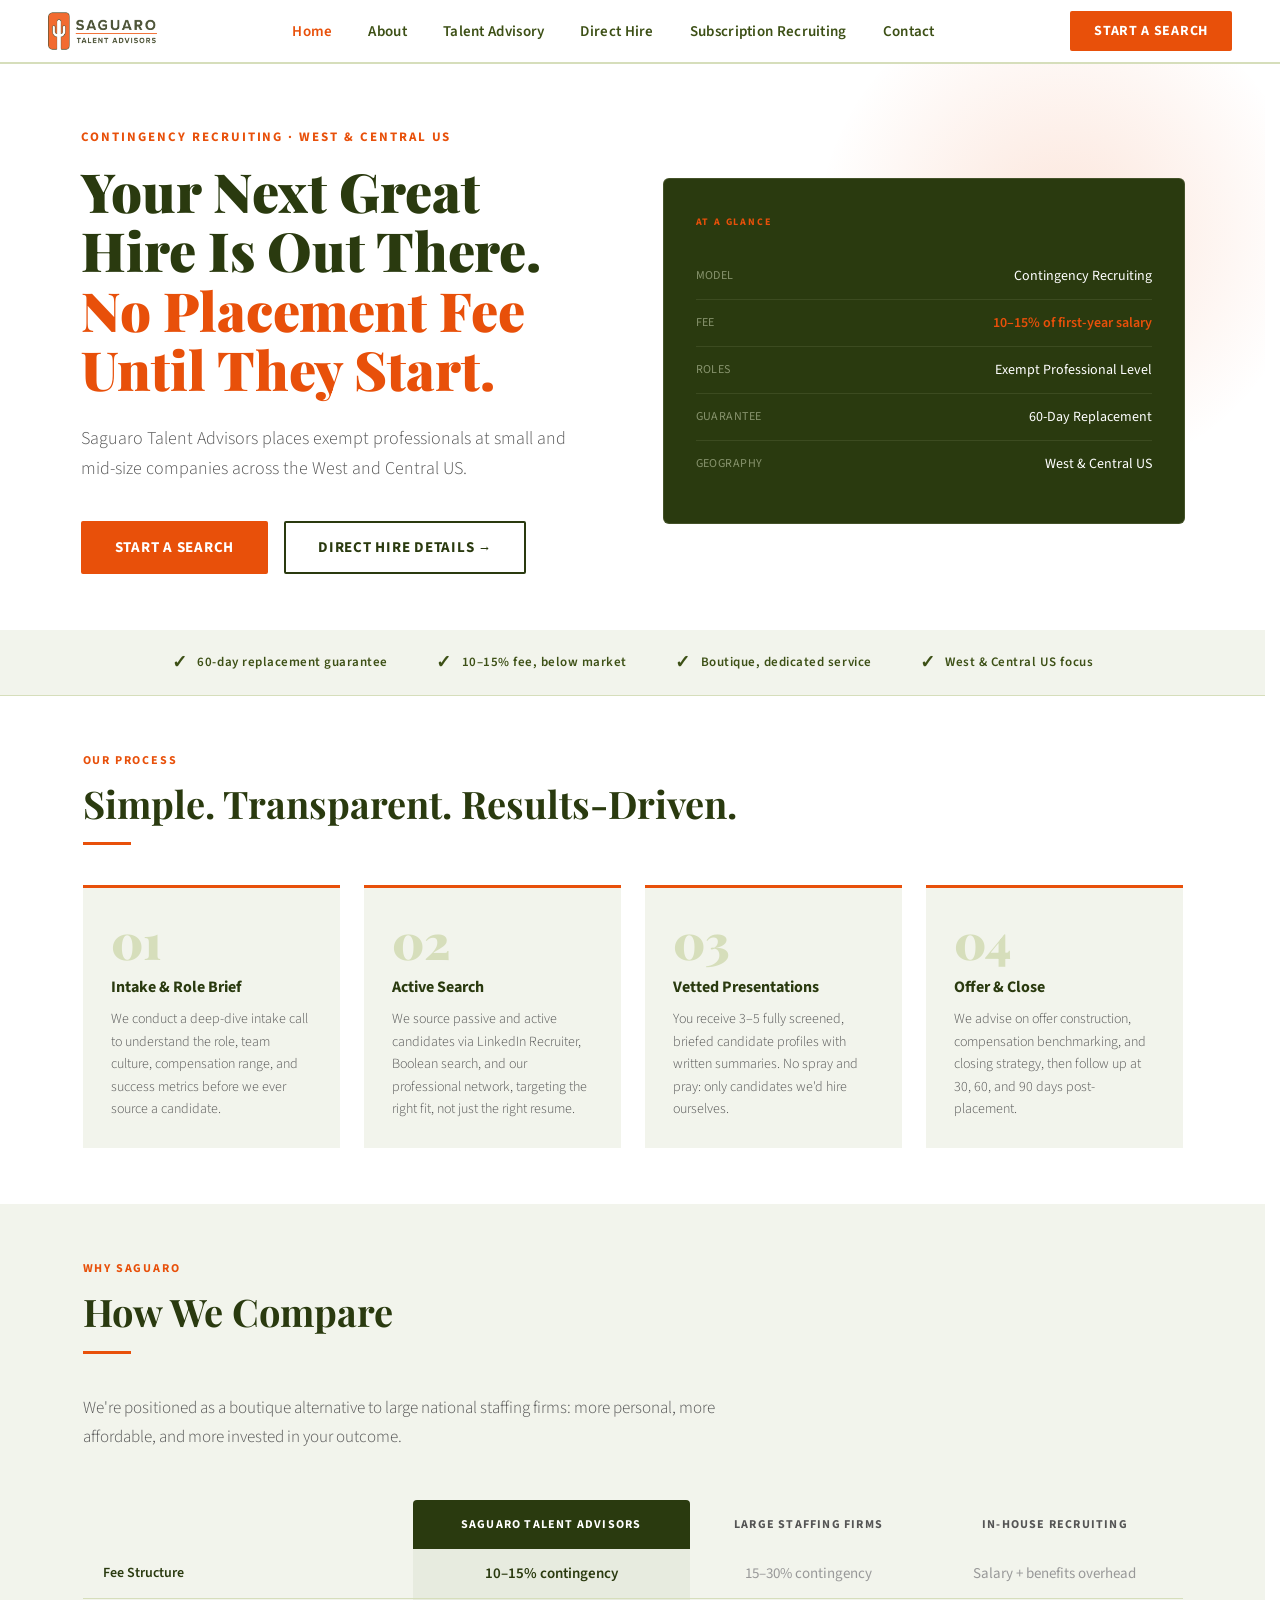
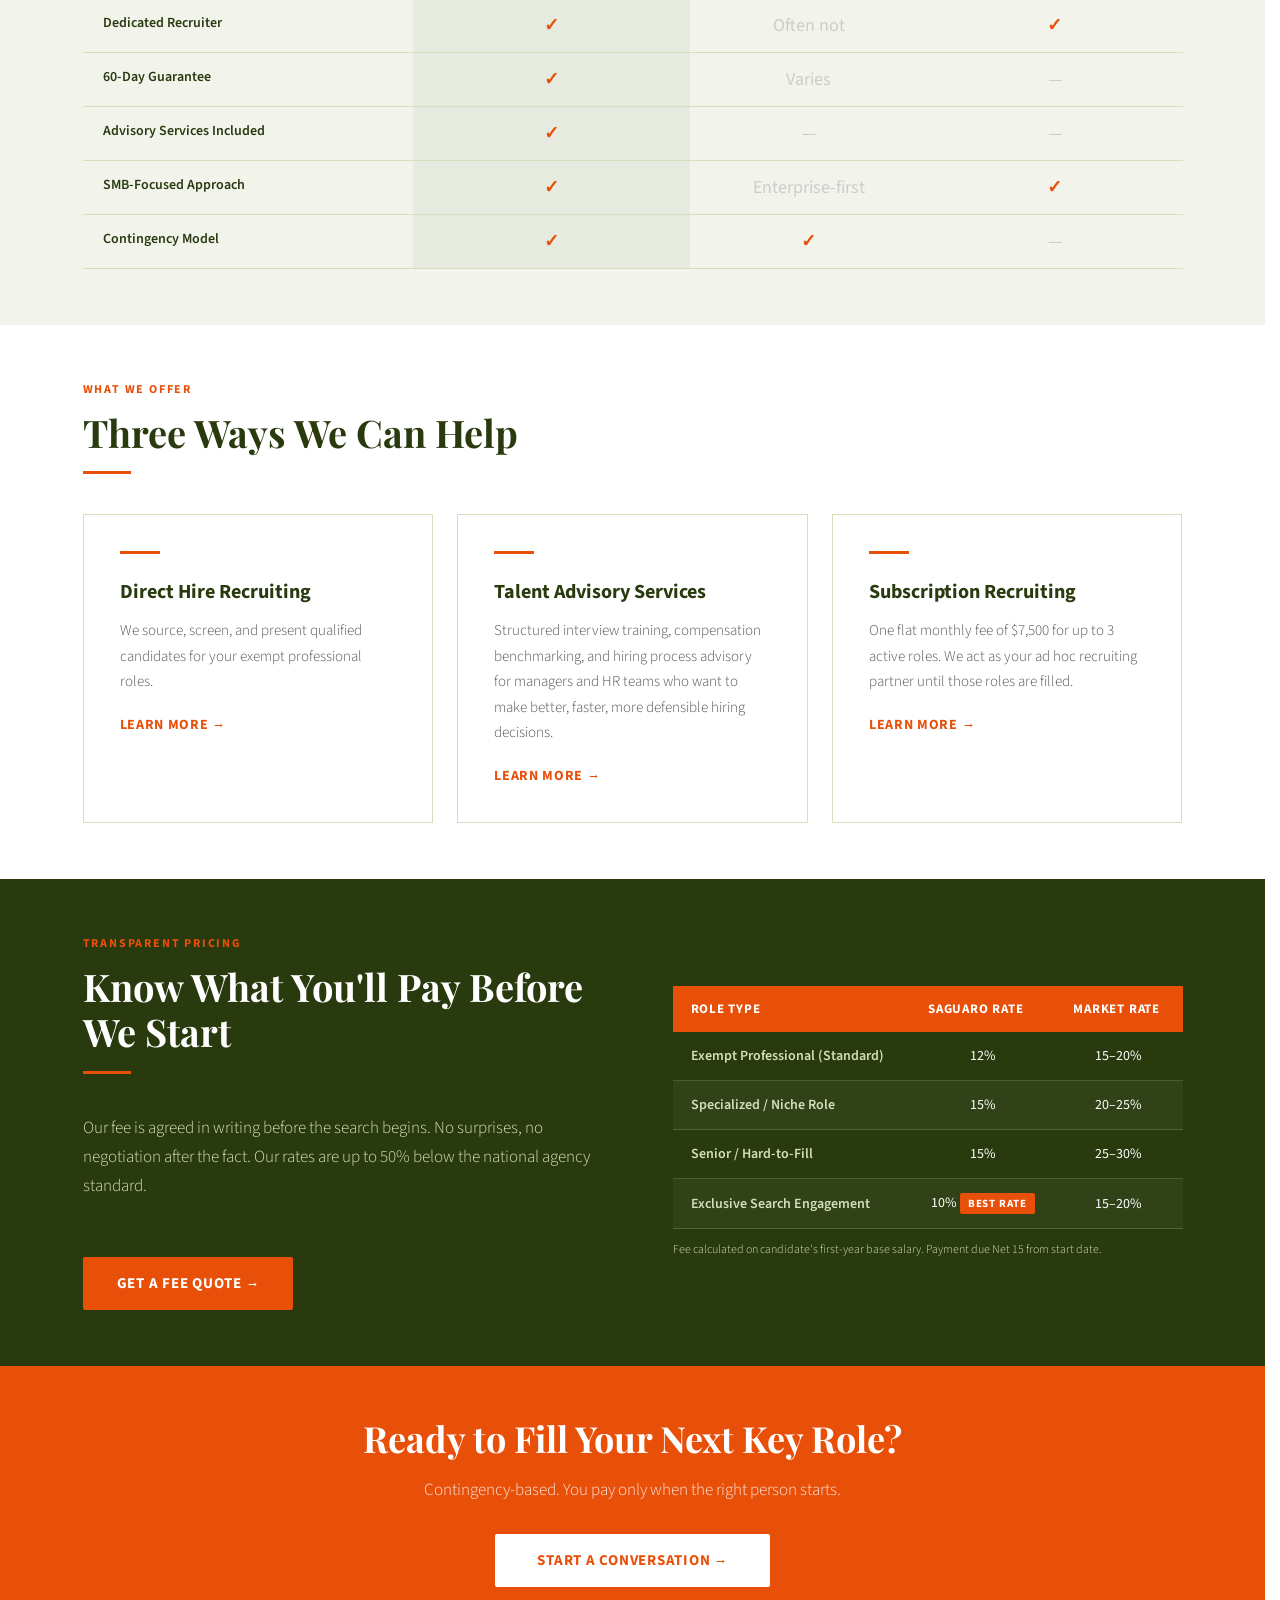
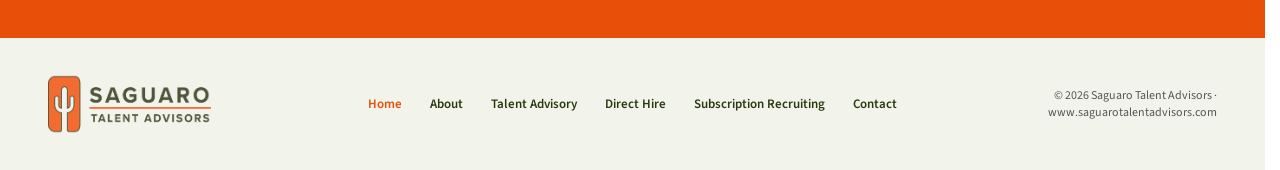
<file: index.html>
<!DOCTYPE html>
<html lang="en">
<head>
<meta charset="UTF-8">
<meta name="viewport" content="width=device-width, initial-scale=1.0">
<title>Saguaro Talent Advisors | Expert Recruiting for Growing Companies</title>
<link rel="preload" href="assets/fonts/263ee033c4d2.woff2" as="font" type="font/woff2" crossorigin>
<link href="assets/fonts/fonts.css" rel="stylesheet">
<style>
  :root {
    --green: #3D5016;
    --dark-green: #2A3A0F;
    --orange: #E8500A;
    --sage: #F2F4EC;
    --mid-sage: #D6DEBB;
    --gray: #555555;
    --light-gray: #f8f8f6;
    --white: #ffffff;
  }
  * { margin: 0; padding: 0; box-sizing: border-box; }
  body { font-family: 'Source Sans 3', 'Source Sans 3 Fallback',sans-serif; color: var(--gray); background: var(--white); }


  /* HERO */
  .hero {
    margin-top: 64px;
    background: var(--white);
    padding: 64px 48px 56px;
    width: 100%;
    display: grid; grid-template-columns: 1fr 1fr; gap: 60px; align-items: center;
    position: relative; overflow: visible; max-width: 1200px; margin-left: auto; margin-right: auto;
  }
  /* full-width wrapper clips the decorative glow at the viewport edge so it can't widen the page */
  .hero-wrap { overflow-x: hidden; overflow-x: clip; }
  .hero::before {
    content: ''; position: absolute; top: -80px; right: -80px;
    width: 500px; height: 500px;
    background: radial-gradient(circle, rgba(232,80,10,0.15) 0%, transparent 70%);
    border-radius: 50%;
  }
  .hero-eyebrow { color: var(--orange); font-size: 13px; font-weight: 700; letter-spacing: 0.15em; text-transform: uppercase; margin-bottom: 16px; }
  .hero h1 { font-family: 'Playfair Display', serif; font-size: 54px; font-weight: 900; color: var(--dark-green); line-height: 1.1; margin-bottom: 24px; }
  .hero h1 span { color: var(--orange); }
  .hero-sub { font-size: 18px; color: var(--gray); line-height: 1.7; margin-bottom: 36px; font-weight: 300; }
  .hero-ctas { display: flex; gap: 16px; flex-wrap: wrap; }

  /* HERO CARD */
  .hero-card {
    background: var(--dark-green); border: 1px solid rgba(214,222,187,0.15);
    border-radius: 6px; padding: 36px 32px; backdrop-filter: blur(4px);
  }
  .hero-card-title { color: var(--orange); font-size: 10px; font-weight: 700; letter-spacing: 0.18em; text-transform: uppercase; margin-bottom: 24px; }
  .stat-row { display: flex; justify-content: space-between; align-items: center; padding: 13px 0; border-bottom: 1px solid rgba(214,222,187,0.1); gap: 16px; }
  .stat-row:last-child { border-bottom: none; }
  .stat-label { color: rgba(214,222,187,0.55); font-size: 12px; font-weight: 400; letter-spacing: 0.04em; text-transform: uppercase; flex-shrink: 0; }
  .stat-value { color: var(--white); font-size: 14px; font-weight: 500; text-align: right; }
  .stat-value.orange { color: var(--orange); font-weight: 600; }

  /* TRUST BAR */
  .trust-bar {
    background: var(--sage); padding: 20px 48px;
    display: flex; align-items: center; justify-content: center; gap: 48px;
    border-bottom: 1px solid var(--mid-sage);
  }
  .trust-item { display: flex; align-items: center; gap: 10px; font-size: 13px; font-weight: 600; color: var(--green); letter-spacing: 0.04em; }
  .trust-icon { font-size: 18px; }

  /* SECTION */
  .section { padding: 56px 48px; width: 100%; }
  .section-inner { max-width: 1100px; margin: 0 auto; }
  .section-eyebrow { color: var(--orange); font-size: 12px; font-weight: 700; letter-spacing: 0.15em; text-transform: uppercase; margin-bottom: 12px; }
  .section-title { font-family: 'Playfair Display', serif; font-size: 38px; font-weight: 700; color: var(--dark-green); margin-bottom: 16px; line-height: 1.2; }
  .section-sub { font-size: 17px; color: var(--gray); line-height: 1.7; max-width: 680px; margin-bottom: 48px; font-weight: 300; }
  .divider { width: 48px; height: 3px; background: var(--orange); margin: 16px 0 40px; }

  /* HOW IT WORKS */
  .steps { display: grid; grid-template-columns: repeat(4, 1fr); gap: 24px; margin-top: 40px; }
  .step { padding: 28px; background: var(--sage); border-top: 3px solid var(--orange); position: relative; }
  .step-num { font-family: 'Playfair Display', serif; font-size: 48px; font-weight: 900; color: var(--mid-sage); line-height: 1; margin-bottom: 12px; }
  .step h3 { font-size: 16px; font-weight: 700; color: var(--dark-green); margin-bottom: 10px; }
  .step p { font-size: 14px; line-height: 1.6; color: var(--gray); font-weight: 300; }

  /* WHY SAGUARO TABLE */
  .compare-section { background: var(--sage); padding: 56px 48px; }
  .compare-wrap { max-width: 1100px; margin: 0 auto; }
  .compare-table { width: 100%; border-collapse: collapse; margin-top: 40px; font-size: 15px; }
  .compare-table th { padding: 16px 20px; text-align: left; font-size: 12px; font-weight: 700; letter-spacing: 0.1em; text-transform: uppercase; }
  .compare-table th:first-child { color: var(--gray); width: 30%; }
  .compare-table th.col-saguaro { background: var(--dark-green); color: var(--white); text-align: center; border-radius: 4px 4px 0 0; }
  .compare-table th.col-other { color: var(--gray); text-align: center; }
  .compare-table td { padding: 14px 20px; border-bottom: 1px solid var(--mid-sage); vertical-align: top; }
  .compare-table td:first-child { font-weight: 600; color: var(--dark-green); font-size: 14px; }
  .compare-table td.col-saguaro { background: rgba(61,80,22,0.06); text-align: center; color: var(--dark-green); font-weight: 600; }
  .compare-table td.col-other { text-align: center; color: #999; }
  .check { color: var(--orange); font-size: 18px; font-weight: 700; }
  .cross { color: #ccc; font-size: 18px; }

  /* SERVICES CARDS */
  .services-grid { display: grid; grid-template-columns: repeat(3, 1fr); gap: 24px; margin-top: 40px; }
  .service-card { border: 1px solid var(--mid-sage); padding: 36px; transition: all 0.2s; }
  .service-card:hover { border-color: var(--orange); box-shadow: 0 4px 20px rgba(232,80,10,0.08); }
  .service-card::before { content: ''; display: block; width: 40px; height: 3px; background: var(--orange); margin-bottom: 24px; }
  .service-card h3 { font-size: 20px; font-weight: 700; color: var(--dark-green); margin-bottom: 12px; }
  .service-card p { font-size: 15px; line-height: 1.7; font-weight: 300; }
  .service-link { display: inline-block; margin-top: 20px; color: var(--orange); font-weight: 700; font-size: 14px; letter-spacing: 0.05em; text-decoration: none; text-transform: uppercase; }
  .service-link:hover { text-decoration: underline; }

  /* FEE HIGHLIGHT */
  .fee-section { background: var(--dark-green); padding: 56px 48px; }
  .fee-wrap { max-width: 1100px; margin: 0 auto; display: grid; grid-template-columns: 1fr 1fr; gap: 80px; align-items: center; }
  .fee-left .section-title { color: var(--white); }
  .fee-left .section-sub { color: var(--mid-sage); }
  .fee-table { width: 100%; border-collapse: collapse; }
  .fee-table thead tr { background: var(--orange); }
  .fee-table th { padding: 14px 18px; text-align: left; color: white; font-size: 13px; font-weight: 700; letter-spacing: 0.06em; text-transform: uppercase; }
  .fee-table td { padding: 14px 18px; font-size: 14px; border-bottom: 1px solid rgba(214,222,187,0.2); }
  .fee-table tr:nth-child(even) td { background: rgba(255,255,255,0.04); }
  .fee-table td:first-child { color: var(--mid-sage); font-weight: 600; }
  .fee-table td:not(:first-child) { color: var(--white); text-align: center; }
  .fee-tag { display: inline-block; background: var(--orange); color: white; font-size: 11px; font-weight: 700; padding: 3px 8px; border-radius: 2px; letter-spacing: 0.08em; }

  /* TESTIMONIALS */

  /* CTA BAND */
  .cta-band { background: var(--orange); padding: 48px 48px; text-align: center; }
  .cta-band h2 { font-family: 'Playfair Display', serif; font-size: 36px; font-weight: 700; color: white; margin-bottom: 16px; }
  .cta-band p { color: rgba(255,255,255,0.85); font-size: 17px; margin-bottom: 32px; font-weight: 300; }

  /* FOOTER */
  

  @keyframes fadeUp { from { opacity: 0; transform: translateY(20px); } to { opacity: 1; transform: translateY(0); } }
  .hero-content { animation: fadeUp 0.7s ease forwards; }
  .hero-card { animation: fadeUp 0.7s ease 0.2s both; }

  .logo-text { font-family: Playfair Display, serif; font-size: 22px; font-weight: 900; color: var(--dark-green); letter-spacing: 0.08em; display: flex; flex-direction: column; line-height: 1; }
  .logo-sub { font-family: Source Sans 3, sans-serif; font-size: 9px; font-weight: 700; color: var(--orange); letter-spacing: 0.2em; text-transform: uppercase; margin-top: 3px; }

  /* ── MOBILE RESPONSIVE ── */
  @media (max-width: 768px) {

    .page-hero, .hero { padding: 48px 20px; }
    .page-hero-inner, .hero { grid-template-columns: 1fr !important; gap: 36px; }
    .page-hero h1, .hero h1 { font-size: 32px; }
    .page-hero p, .hero-sub { font-size: 15px; }
    .hero-ctas { flex-direction: column; }

    .section { padding: 48px 20px; }
    .two-col { grid-template-columns: 1fr !important; gap: 36px; }
    .section-title { font-size: 26px; }

    .steps { grid-template-columns: 1fr !important; }
    .services-grid { grid-template-columns: 1fr !important; }
    .serve-grid { grid-template-columns: 1fr !important; }
    .need-grid { grid-template-columns: 1fr !important; }
    .faq-grid { grid-template-columns: 1fr !important; }
    .testimonials-grid { grid-template-columns: 1fr !important; }

    .compare-section, .fee-section, .sage-section, .roles-section,
    .guarantee-section, .pricing-section, .faq-strip, .need-us-section,
    .training-section { padding: 48px 20px; }

    .fee-wrap { grid-template-columns: 1fr !important; gap: 36px; }
    .guarantee-inner { grid-template-columns: 1fr !important; gap: 36px; }
    .founder-inner { grid-template-columns: 1fr !important; gap: 36px; }
    .fee-inner, .sage-inner, .roles-inner, .pricing-inner,
    .faq-inner, .need-us-inner, .compare-wrap { padding: 0; }

    .stats-inner { grid-template-columns: 1fr 1fr !important; gap: 24px; }
    .stat-num { font-size: 36px; }

    .compare-table, .fee-table, .geo-table, .roles-table,
    .training-table, .pricing-table { font-size: 13px; }
    .compare-table th, .compare-table td,
    .fee-table th, .fee-table td,
    .geo-table th, .geo-table td,
    .roles-table th, .roles-table td,
    .training-table th, .training-table td,
    .pricing-table th, .pricing-table td { padding: 10px 12px; }

    .calc-box { grid-template-columns: 1fr !important; gap: 16px; text-align: center; }
    .process { display: block; }
    .process-step { grid-template-columns: 48px 1fr; gap: 16px; }

    .hero-card { margin-top: 0; }
    .stat-row { flex-direction: column; gap: 4px; }
    .stat-value { text-align: left !important; max-width: 100% !important; }

    .contact-section { grid-template-columns: 1fr !important; gap: 48px; padding: 48px 20px; }
    .form-row { grid-template-columns: 1fr !important; gap: 0; }

    .trust-bar { flex-wrap: wrap; gap: 16px; padding: 16px 20px; justify-content: flex-start; }
    .trust-item { font-size: 12px; }

    .cta-band { padding: 48px 20px; }
    .cta-band h2 { font-size: 26px; }


    .hero-checklist { margin-top: 8px; }
    .hero-services { margin-top: 8px; }

    .page-hero-inner { grid-template-columns: 1fr; }
  }

  @media (max-width: 480px) {
    .page-hero h1, .hero h1 { font-size: 26px; }
    .section-title { font-size: 22px; }
    .stats-inner { grid-template-columns: 1fr !important; }
    .compare-table thead { display: none; }
    .compare-table td { display: block; padding: 8px 12px; }
    .compare-table tr { border-bottom: 2px solid var(--mid-sage); margin-bottom: 8px; display: block; }
  }



</style>
<link href="assets/nav.css" rel="stylesheet">
<link href="assets/site.css" rel="stylesheet">
</head>
<body>

<nav>
  <div class="nav-logo"><img src="assets/img/logo.png" alt="Saguaro Talent Advisors"></div>
  <button class="nav-hamburger" id="navToggle" aria-label="Toggle menu">
    <span></span><span></span><span></span>
  </button>
  <ul class="nav-links">
    <li><a href='./' aria-current="page">Home</a></li>
    <li><a href='about/'>About</a></li>
    <li><a href='advisory/'>Talent Advisory</a></li>
    <li><a href='hiring/'>Direct Hire</a></li>
    <li><a href='subscription/'>Subscription Recruiting</a></li>
    <li><a href='contact/'>Contact</a></li>
  </ul>
  <a class='nav-cta' href='contact/'>Start a Search</a>
</nav>

<!-- HERO -->
<div class="hero-wrap">
<section class="hero">
  <div class="hero-content">
    <div class="hero-eyebrow">Contingency Recruiting · West & Central US</div>
    <h1>Your Next Great Hire Is Out There. <span>No Placement Fee Until They Start.</span></h1>
    <p class="hero-sub">Saguaro Talent Advisors places exempt professionals at small and mid-size companies across the West and Central US.</p>
    <div class="hero-ctas">
      <a class='btn-primary' href='contact/'>Start a Search</a>
      <a class='btn-secondary' href='hiring/'>Direct Hire Details →</a>
    </div>
  </div>
  <div class="hero-card">
    <div class="hero-card-title">At a Glance</div>
    <div class="stat-row"><span class="stat-label">Model</span><span class="stat-value">Contingency Recruiting</span></div>
    <div class="stat-row"><span class="stat-label">Fee</span><span class="stat-value orange">10–15% of first-year salary</span></div>
    <div class="stat-row"><span class="stat-label">Roles</span><span class="stat-value">Exempt Professional Level</span></div>
    <div class="stat-row"><span class="stat-label">Guarantee</span><span class="stat-value">60-Day Replacement</span></div>
    <div class="stat-row"><span class="stat-label">Geography</span><span class="stat-value">West & Central US</span></div>
  </div>
</section>
</div>

<!-- TRUST BAR -->
<div class="trust-bar">
  <div class="trust-item"><span class="trust-icon">✓</span> 60-day replacement guarantee</div>
  <div class="trust-item"><span class="trust-icon">✓</span> 10–15% fee, below market</div>
  <div class="trust-item"><span class="trust-icon">✓</span> Boutique, dedicated service</div>
  <div class="trust-item"><span class="trust-icon">✓</span> West & Central US focus</div>
</div>


<!-- HOW IT WORKS -->
<div style="background: var(--white);">
  <div class="section">
    <div class="section-inner">
    <div class="section-eyebrow">Our Process</div>
    <div class="section-title">Simple. Transparent. Results-Driven.</div>
    <div class="divider"></div>
    <div class="steps">
      <div class="step"><div class="step-num">01</div><h3>Intake & Role Brief</h3><p>We conduct a deep-dive intake call to understand the role, team culture, compensation range, and success metrics before we ever source a candidate.</p></div>
      <div class="step"><div class="step-num">02</div><h3>Active Search</h3><p>We source passive and active candidates via LinkedIn Recruiter, Boolean search, and our professional network, targeting the right fit, not just the right resume.</p></div>
      <div class="step"><div class="step-num">03</div><h3>Vetted Presentations</h3><p>You receive 3–5 fully screened, briefed candidate profiles with written summaries. No spray and pray: only candidates we'd hire ourselves.</p></div>
      <div class="step"><div class="step-num">04</div><h3>Offer & Close</h3><p>We advise on offer construction, compensation benchmarking, and closing strategy, then follow up at 30, 60, and 90 days post-placement.</p></div>
    </div>
    </div>
  </div>
</div>

<!-- COMPARE TABLE -->
<div class="compare-section">
  <div class="compare-wrap">
    <div class="section-eyebrow">Why Saguaro</div>
    <div class="section-title">How We Compare</div>
    <div class="divider"></div>
    <p class="section-sub">We're positioned as a boutique alternative to large national staffing firms: more personal, more affordable, and more invested in your outcome.</p>
    <table class="compare-table">
      <thead>
        <tr>
          <th></th>
          <th class="col-saguaro">Saguaro Talent Advisors</th>
          <th class="col-other">Large Staffing Firms</th>
          <th class="col-other">In-House Recruiting</th>
        </tr>
      </thead>
      <tbody>
        <tr><td>Fee Structure</td><td class="col-saguaro">10–15% contingency</td><td class="col-other">15–30% contingency</td><td class="col-other">Salary + benefits overhead</td></tr>
        <tr><td>Dedicated Recruiter</td><td class="col-saguaro"><span class="check">✓</span></td><td class="col-other"><span class="cross">Often not</span></td><td class="col-other"><span class="check">✓</span></td></tr>
        <tr><td>60-Day Guarantee</td><td class="col-saguaro"><span class="check">✓</span></td><td class="col-other"><span class="cross">Varies</span></td><td class="col-other"><span class="cross">—</span></td></tr>
        <tr><td>Advisory Services Included</td><td class="col-saguaro"><span class="check">✓</span></td><td class="col-other"><span class="cross">—</span></td><td class="col-other"><span class="cross">—</span></td></tr>
        <tr><td>SMB-Focused Approach</td><td class="col-saguaro"><span class="check">✓</span></td><td class="col-other"><span class="cross">Enterprise-first</span></td><td class="col-other"><span class="check">✓</span></td></tr>
        <tr><td>Contingency Model</td><td class="col-saguaro"><span class="check">✓</span></td><td class="col-other"><span class="check">✓</span></td><td class="col-other"><span class="cross">—</span></td></tr>
      </tbody>
    </table>
  </div>
</div>

<!-- SERVICES -->
<div style="background: var(--white);">
  <div class="section">
    <div class="section-inner">
    <div class="section-eyebrow">What We Offer</div>
    <div class="section-title">Three Ways We Can Help</div>
    <div class="divider"></div>
    <div class="services-grid">
      <div class="service-card">
        <h3>Direct Hire Recruiting</h3>
        <p>We source, screen, and present qualified candidates for your exempt professional roles.</p>
        <a class='service-link' href='hiring/'>Learn More →</a>
      </div>
      <div class="service-card">
        <h3>Talent Advisory Services</h3>
        <p>Structured interview training, compensation benchmarking, and hiring process advisory for managers and HR teams who want to make better, faster, more defensible hiring decisions.</p>
        <a class='service-link' href='advisory/'>Learn More →</a>
      </div>
      <div class="service-card">
        <h3>Subscription Recruiting</h3>
        <p>One flat monthly fee of $7,500 for up to 3 active roles. We act as your ad hoc recruiting partner until those roles are filled.</p>
        <a class='service-link' href='subscription/'>Learn More →</a>
      </div>
    </div>
    </div>
  </div>
</div>

<!-- FEE TABLE -->
<div class="fee-section">
  <div class="fee-wrap">
    <div class="fee-left">
      <div class="section-eyebrow" style="color:var(--orange)">Transparent Pricing</div>
      <div class="section-title">Know What You'll Pay Before We Start</div>
      <div class="divider"></div>
      <p class="section-sub">Our fee is agreed in writing before the search begins. No surprises, no negotiation after the fact. Our rates are up to 50% below the national agency standard.</p>
      <a class='btn-primary' href='contact/' style='margin-top:8px'>Get a Fee Quote →</a>
    </div>
    <div>
      <table class="fee-table">
        <thead>
          <tr><th>Role Type</th><th>Saguaro Rate</th><th>Market Rate</th></tr>
        </thead>
        <tbody>
          <tr><td>Exempt Professional (Standard)</td><td>12%</td><td>15–20%</td></tr>
          <tr><td>Specialized / Niche Role</td><td>15%</td><td>20–25%</td></tr>
          <tr><td>Senior / Hard-to-Fill</td><td>15%</td><td>25–30%</td></tr>
          <tr><td>Exclusive Search Engagement</td><td>10% <span class="fee-tag">BEST RATE</span></td><td>15–20%</td></tr>
        </tbody>
      </table>
      <p style="color:var(--mid-sage); font-size:12px; margin-top:12px; font-weight:300;">Fee calculated on candidate's first-year base salary. Payment due Net 15 from start date.</p>
    </div>
  </div>
</div>


  </div>
</div>

<!-- CTA BAND -->
<div class="cta-band">
  <h2>Ready to Fill Your Next Key Role?</h2>
  <p>Contingency-based. You pay only when the right person starts.</p>
  <a class='btn-white' href='contact/'>Start a Conversation →</a>
</div>

<!-- FOOTER -->
<footer>
  <div class="footer-logo"><img src="assets/img/logo.png" alt="Saguaro Talent Advisors" width="163" height="60"></div>
  <div class="footer-links"><a href='' aria-current='page'>Home</a><a href='about/'>About</a><a href='advisory/'>Talent Advisory</a><a href='hiring/'>Direct Hire</a><a href='subscription/'>Subscription Recruiting</a><a href='contact/'>Contact</a></div>
  <div class="footer-copy">© 2026 Saguaro Talent Advisors · www.saguarotalentadvisors.com</div>
</footer>


<script>
  const toggle = document.getElementById('navToggle');
  const links = document.querySelector('.nav-links');
  if (toggle && links) {
    toggle.addEventListener('click', () => {
      toggle.classList.toggle('open');
      links.classList.toggle('open');
      document.body.style.overflow = links.classList.contains('open') ? 'hidden' : '';
    });
    links.querySelectorAll('a').forEach(a => {
      a.addEventListener('click', () => {
        toggle.classList.remove('open');
        links.classList.remove('open');
        document.body.style.overflow = '';
      });
    });
  }
</script>

</body>
</html>
</file>
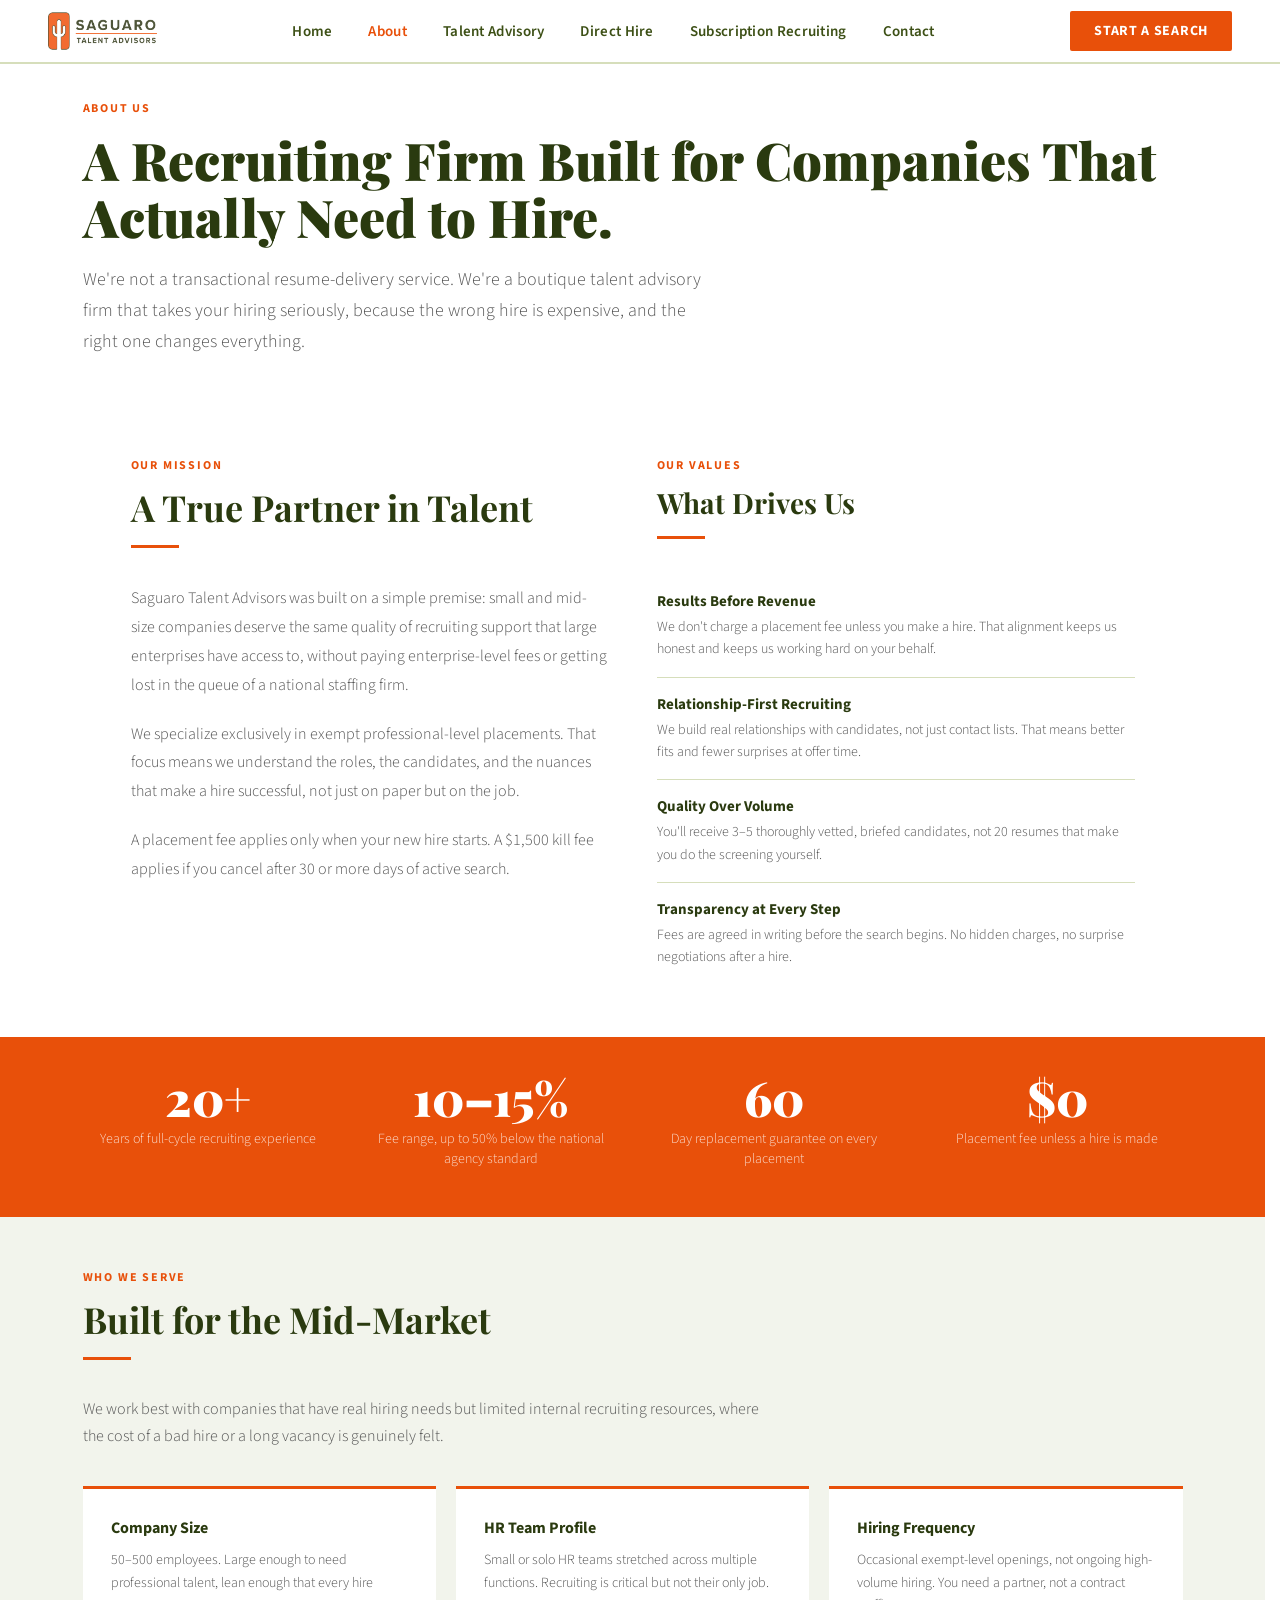
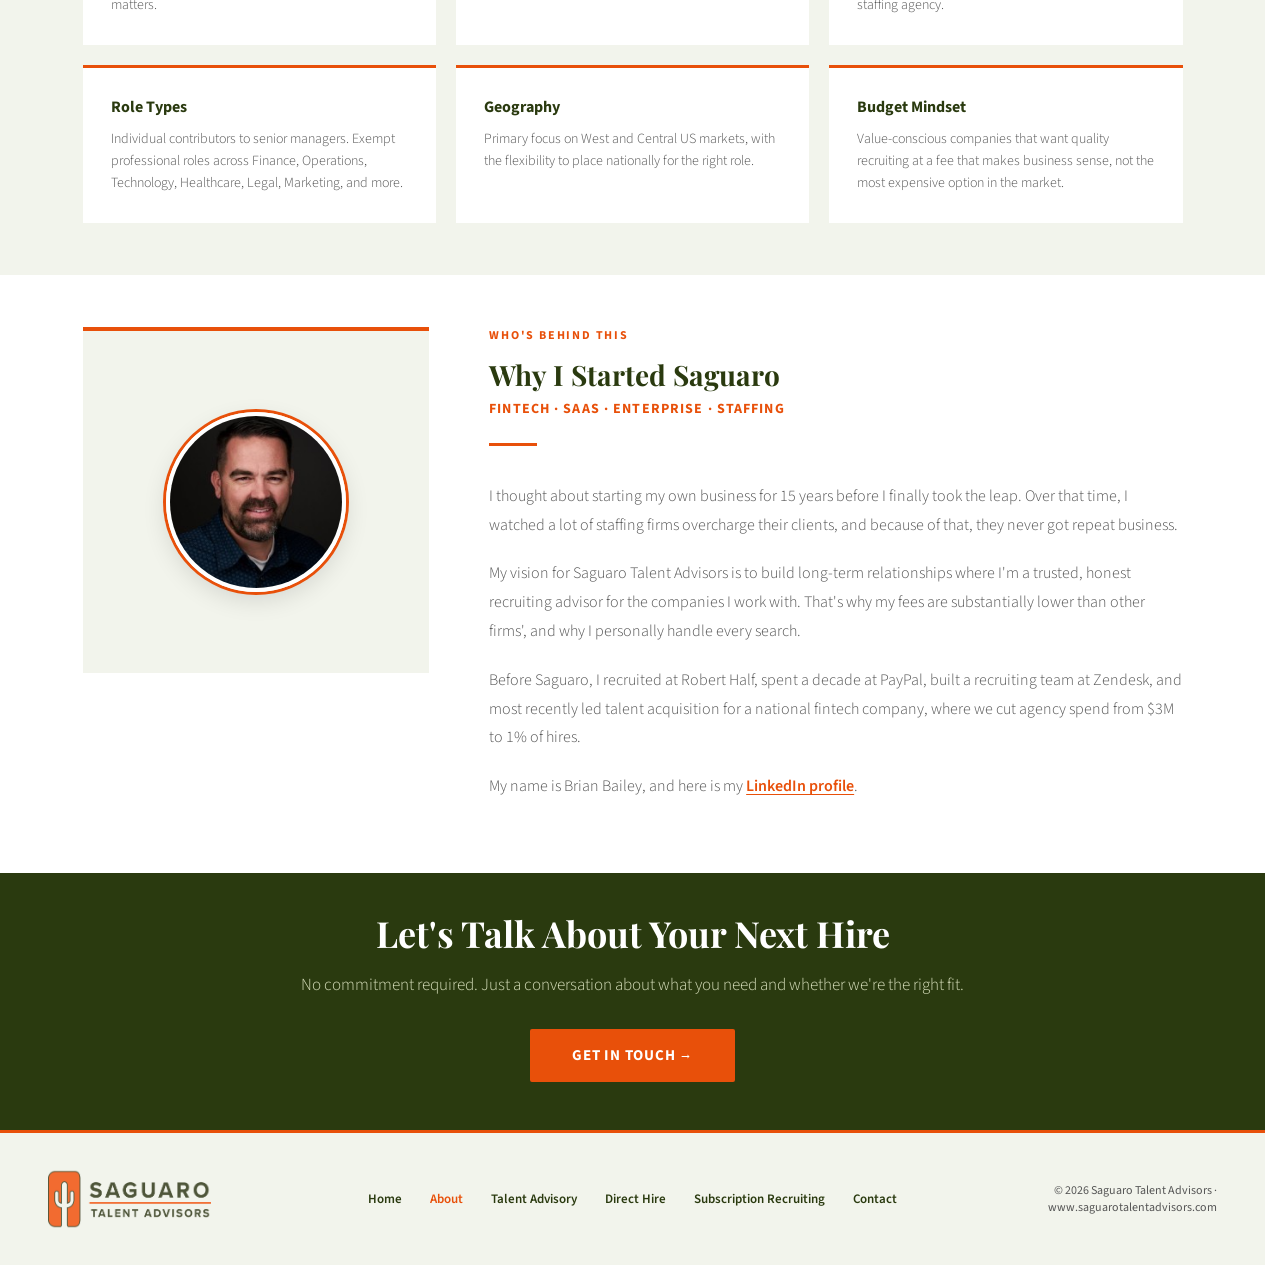
<file: about/index.html>
<!DOCTYPE html>
<html lang="en">
<head>
<meta charset="UTF-8">
<meta name="viewport" content="width=device-width, initial-scale=1.0">
<title>About | Saguaro Talent Advisors</title>
<link rel="preload" href="../assets/fonts/263ee033c4d2.woff2" as="font" type="font/woff2" crossorigin>
<link href="../assets/fonts/fonts.css" rel="stylesheet">
<style>
  :root { --green:#3D5016; --dark-green:#2A3A0F; --orange:#E8500A; --sage:#F2F4EC; --mid-sage:#D6DEBB; --gray:#555555; --white:#ffffff; }
  * { margin:0; padding:0; box-sizing:border-box; }
  body { font-family:'Source Sans 3','Source Sans 3 Fallback',sans-serif; color:var(--gray); background:var(--white); }

  .page-hero { margin-top: 64px; background:var(--white); padding:36px 48px 48px; }
  .page-hero-inner { max-width:1100px; margin:0 auto; }
  .eyebrow { color:var(--orange); font-size:12px; font-weight:700; letter-spacing:0.15em; text-transform:uppercase; margin-bottom:14px; }
  .page-hero h1 { font-family:'Playfair Display',serif; font-size:52px; font-weight:900; color:var(--dark-green); line-height:1.1; margin-bottom:20px; }
  .page-hero p { font-size:18px; color:var(--gray); line-height:1.7; max-width:640px; font-weight:300; }

  .section { padding:52px 48px; max-width:1100px; margin:0 auto; box-sizing:border-box; }
  .section-eyebrow { color:var(--orange); font-size:12px; font-weight:700; letter-spacing:0.15em; text-transform:uppercase; margin-bottom:12px; }
  .section-title { font-family:'Playfair Display',serif; font-size:36px; font-weight:700; color:var(--dark-green); margin-bottom:16px; line-height:1.2; }
  .divider { width:48px; height:3px; background:var(--orange); margin:12px 0 36px; }
  .body-text { font-size:16px; line-height:1.8; color:var(--gray); font-weight:300; margin-bottom:20px; max-width:720px; }
  .body-text a { color:var(--orange); font-weight:600; text-decoration:underline; text-underline-offset:3px; }

  /* MISSION / VALUES */
  .two-col { display:grid; grid-template-columns:1fr 1fr; gap:48px; align-items:start; }
  .values-list { list-style:none; margin-top:8px; }
  .values-list li { padding:16px 0; border-bottom:1px solid var(--mid-sage); display:flex; gap:16px; align-items:flex-start; }
  .values-list li:last-child { border-bottom:none; }
  .val-title { font-size:15px; font-weight:700; color:var(--dark-green); margin-bottom:4px; }
  .val-text { font-size:14px; line-height:1.6; font-weight:300; }

  /* WHO WE SERVE */
  .sage-section { background:var(--sage); padding:52px 48px; }
  .sage-inner { max-width:1100px; margin:0 auto; }
  .sage-inner { max-width:1100px; margin:0 auto; }
  .serve-grid { display:grid; grid-template-columns:repeat(3,1fr); gap:20px; margin-top:36px; }
  .serve-card { background:var(--white); padding:28px; border-top:3px solid var(--orange); }
  .serve-card h3 { font-size:16px; font-weight:700; color:var(--dark-green); margin-bottom:10px; }
  .serve-card p { font-size:14px; line-height:1.6; font-weight:300; }


  /* APPROACH STATS */
  .stats-band { background:var(--orange); padding:36px 48px 48px; }
  .stats-inner { max-width:1100px; margin:0 auto; display:grid; grid-template-columns:repeat(4,1fr); gap:32px; text-align:center; }
  .stats-inner { max-width:1100px; margin:0 auto; display:grid; grid-template-columns:repeat(4,1fr); gap:32px; }
  .stat-block { text-align:center; }
  .stat-num { font-family:'Playfair Display',serif; font-size:48px; font-weight:900; color:var(--white); line-height:1; }
  .stat-label { color:rgba(255,255,255,0.8); font-size:14px; font-weight:300; margin-top:8px; }

  /* FOUNDER */
  .founder-section { padding:52px 48px; }
  .founder-inner { max-width:1100px; margin:0 auto; display:grid; grid-template-columns:1fr 2fr; gap:60px; align-items:start; }
  .founder-img { background:var(--sage); aspect-ratio:1; border-top:4px solid var(--orange); display:flex; align-items:center; justify-content:center; font-size:64px; }
  /* 200px source photo shown at 180px (never upscaled), circular with a white + orange ring */
  .founder-photo { display:block; width:180px; height:180px; border-radius:50%; object-fit:cover; border:4px solid var(--white); box-shadow:0 0 0 3px var(--orange), 0 8px 24px rgba(0,0,0,0.12); }
  .founder-name { font-family:'Playfair Display',serif; font-size:28px; font-weight:700; color:var(--dark-green); margin-bottom:6px; }
  .founder-title { color:var(--orange); font-size:14px; font-weight:700; letter-spacing:0.08em; text-transform:uppercase; margin-bottom:24px; }

  /* CTA */
  .cta-band { background:var(--dark-green); padding:36px 48px 48px; text-align:center; }
  .cta-band h2 { font-family:'Playfair Display',serif; font-size:36px; font-weight:700; color:var(--white); margin-bottom:16px; }
  .cta-band p { color:var(--mid-sage); font-size:17px; margin-bottom:32px; font-weight:300; }

  

  .logo-text { font-family: Playfair Display, serif; font-size: 22px; font-weight: 900; color: var(--dark-green); letter-spacing: 0.08em; display: flex; flex-direction: column; line-height: 1; }
  .logo-sub { font-family: Source Sans 3, sans-serif; font-size: 9px; font-weight: 700; color: var(--orange); letter-spacing: 0.2em; text-transform: uppercase; margin-top: 3px; }

  /* ── MOBILE RESPONSIVE ── */
  @media (max-width: 768px) {

    .page-hero, .hero { padding: 48px 20px; }
    .page-hero-inner, .hero { grid-template-columns: 1fr !important; gap: 36px; }
    .page-hero h1, .hero h1 { font-size: 32px; }
    .page-hero p, .hero-sub { font-size: 15px; }
    .hero-ctas { flex-direction: column; }

    .section { padding: 48px 20px; }
    .two-col { grid-template-columns: 1fr !important; gap: 36px; }
    .section-title { font-size: 26px; }

    .steps { grid-template-columns: 1fr !important; }
    .services-grid { grid-template-columns: 1fr !important; }
    .serve-grid { grid-template-columns: 1fr !important; }
    .need-grid { grid-template-columns: 1fr !important; }
    .faq-grid { grid-template-columns: 1fr !important; }
    .testimonials-grid { grid-template-columns: 1fr !important; }

    .compare-section, .fee-section, .sage-section, .roles-section,
    .guarantee-section, .pricing-section, .faq-strip, .need-us-section,
    .training-section { padding: 48px 20px; }

    .fee-wrap { grid-template-columns: 1fr !important; gap: 36px; }
    .guarantee-inner { grid-template-columns: 1fr !important; gap: 36px; }
    .founder-inner { grid-template-columns: 1fr !important; gap: 36px; }
    .founder-img { aspect-ratio:auto; padding:32px 0; }
    .founder-photo { width:160px; height:160px; }
    .fee-inner, .sage-inner, .roles-inner, .pricing-inner,
    .faq-inner, .need-us-inner, .compare-wrap { padding: 0; }

    .stats-inner { grid-template-columns: 1fr 1fr !important; gap: 24px; }
    .stat-num { font-size: 36px; }

    .compare-table, .fee-table, .geo-table, .roles-table,
    .training-table, .pricing-table { font-size: 13px; }
    .compare-table th, .compare-table td,
    .fee-table th, .fee-table td,
    .geo-table th, .geo-table td,
    .roles-table th, .roles-table td,
    .training-table th, .training-table td,
    .pricing-table th, .pricing-table td { padding: 10px 12px; }

    .calc-box { grid-template-columns: 1fr !important; gap: 16px; text-align: center; }
    .process { display: block; }
    .process-step { grid-template-columns: 48px 1fr; gap: 16px; }

    .hero-card { margin-top: 0; }
    .stat-row { flex-direction: column; gap: 4px; }
    .stat-value { text-align: left !important; max-width: 100% !important; }

    .contact-section { grid-template-columns: 1fr !important; gap: 48px; padding: 48px 20px; }
    .form-row { grid-template-columns: 1fr !important; gap: 0; }

    .trust-bar { flex-wrap: wrap; gap: 16px; padding: 16px 20px; justify-content: flex-start; }
    .trust-item { font-size: 12px; }

    .cta-band { padding: 48px 20px; }
    .cta-band h2 { font-size: 26px; }


    .hero-checklist { margin-top: 8px; }
    .hero-services { margin-top: 8px; }

    .page-hero-inner { grid-template-columns: 1fr; }
  }

  @media (max-width: 480px) {
    .page-hero h1, .hero h1 { font-size: 26px; }
    .section-title { font-size: 22px; }
    .stats-inner { grid-template-columns: 1fr !important; }
    .compare-table thead { display: none; }
    .compare-table td { display: block; padding: 8px 12px; }
    .compare-table tr { border-bottom: 2px solid var(--mid-sage); margin-bottom: 8px; display: block; }
  }



</style>
<link href="../assets/nav.css" rel="stylesheet">
<link href="../assets/site.css" rel="stylesheet">
</head>
<body>

<nav>
  <div class="nav-logo"><img src="../assets/img/logo.png" alt="Saguaro Talent Advisors"></div>
  <button class="nav-hamburger" id="navToggle" aria-label="Toggle menu">
    <span></span><span></span><span></span>
  </button>
  <ul class="nav-links">
    <li><a href='../'>Home</a></li>
    <li><a href='../about/' aria-current="page">About</a></li>
    <li><a href='../advisory/'>Talent Advisory</a></li>
    <li><a href='../hiring/'>Direct Hire</a></li>
    <li><a href='../subscription/'>Subscription Recruiting</a></li>
    <li><a href='../contact/'>Contact</a></li>
  </ul>
  <a class='nav-cta' href='../contact/'>Start a Search</a>
</nav>

<div class="page-hero">
  <div class="page-hero-inner">
    <div class="eyebrow">About Us</div>
    <h1>A Recruiting Firm Built for Companies That Actually Need to Hire.</h1>
    <p>We're not a transactional resume-delivery service. We're a boutique talent advisory firm that takes your hiring seriously, because the wrong hire is expensive, and the right one changes everything.</p>
  </div>
</div>

<!-- MISSION -->
<div class="section">
  <div class="two-col">
    <div>
      <div class="section-eyebrow">Our Mission</div>
      <div class="section-title">A True Partner in Talent</div>
      <div class="divider"></div>
      <p class="body-text">Saguaro Talent Advisors was built on a simple premise: small and mid-size companies deserve the same quality of recruiting support that large enterprises have access to, without paying enterprise-level fees or getting lost in the queue of a national staffing firm.</p>
      <p class="body-text">We specialize exclusively in exempt professional-level placements. That focus means we understand the roles, the candidates, and the nuances that make a hire successful, not just on paper but on the job.</p>
      <p class="body-text">A placement fee applies only when your new hire starts. A $1,500 kill fee applies if you cancel after 30 or more days of active search.</p>
    </div>
    <div>
      <div class="section-eyebrow">Our Values</div>
      <div class="section-title" style="font-size:28px">What Drives Us</div>
      <div class="divider"></div>
      <ul class="values-list">
        <li><div><div class="val-title">Results Before Revenue</div><div class="val-text">We don't charge a placement fee unless you make a hire. That alignment keeps us honest and keeps us working hard on your behalf.</div></div></li>
        <li><div><div class="val-title">Relationship-First Recruiting</div><div class="val-text">We build real relationships with candidates, not just contact lists. That means better fits and fewer surprises at offer time.</div></div></li>
        <li><div><div class="val-title">Quality Over Volume</div><div class="val-text">You'll receive 3–5 thoroughly vetted, briefed candidates, not 20 resumes that make you do the screening yourself.</div></div></li>
        <li><div><div class="val-title">Transparency at Every Step</div><div class="val-text">Fees are agreed in writing before the search begins. No hidden charges, no surprise negotiations after a hire.</div></div></li>
      </ul>
    </div>
  </div>
</div>

<!-- STATS BAND -->
<div class="stats-band">
  <div class="stats-inner">
    <div class="stat-block"><div class="stat-num">20+</div><div class="stat-label">Years of full-cycle recruiting experience</div></div>
    <div class="stat-block"><div class="stat-num">10–15%</div><div class="stat-label">Fee range, up to 50% below the national agency standard</div></div>
    <div class="stat-block"><div class="stat-num">60</div><div class="stat-label">Day replacement guarantee on every placement</div></div>
    <div class="stat-block"><div class="stat-num">$0</div><div class="stat-label">Placement fee unless a hire is made</div></div>
  </div>
</div>

<!-- WHO WE SERVE -->
<div class="sage-section">
  <div class="sage-inner">
    <div class="section-eyebrow">Who We Serve</div>
    <div class="section-title">Built for the Mid-Market</div>
    <div class="divider"></div>
    <p style="font-size:16px; line-height:1.7; font-weight:300; max-width:680px; margin-bottom:8px;">We work best with companies that have real hiring needs but limited internal recruiting resources, where the cost of a bad hire or a long vacancy is genuinely felt.</p>
    <div class="serve-grid">
      <div class="serve-card"><h3>Company Size</h3><p>50–500 employees. Large enough to need professional talent, lean enough that every hire matters.</p></div>
      <div class="serve-card"><h3>HR Team Profile</h3><p>Small or solo HR teams stretched across multiple functions. Recruiting is critical but not their only job.</p></div>
      <div class="serve-card"><h3>Hiring Frequency</h3><p>Occasional exempt-level openings, not ongoing high-volume hiring. You need a partner, not a contract staffing agency.</p></div>
      <div class="serve-card"><h3>Role Types</h3><p>Individual contributors to senior managers. Exempt professional roles across Finance, Operations, Technology, Healthcare, Legal, Marketing, and more.</p></div>
      <div class="serve-card"><h3>Geography</h3><p>Primary focus on West and Central US markets, with the flexibility to place nationally for the right role.</p></div>
      <div class="serve-card"><h3>Budget Mindset</h3><p>Value-conscious companies that want quality recruiting at a fee that makes business sense, not the most expensive option in the market.</p></div>
    </div>
  </div>
</div>

<!-- FOUNDER -->
<div class="founder-section">
  <div class="founder-inner">
    <div>
      <div class="founder-img"><img class="founder-photo" src="../assets/img/brian-headshot.jpg" alt="Brian Bailey, founder of Saguaro Talent Advisors" width="200" height="200" loading="lazy" decoding="async"></div>
    </div>
    <div>
      <div class="section-eyebrow">Who's Behind This</div>
      <div class="founder-name">Why I Started Saguaro</div>
      <div class="founder-title">Fintech · SaaS · Enterprise · Staffing</div>
      <div class="divider"></div>
      <p class="body-text">I thought about starting my own business for 15 years before I finally took the leap. Over that time, I watched a lot of staffing firms overcharge their clients, and because of that, they never got repeat business.</p>
      <p class="body-text">My vision for Saguaro Talent Advisors is to build long-term relationships where I'm a trusted, honest recruiting advisor for the companies I work with. That's why my fees are substantially lower than other firms', and why I personally handle every search.</p>
      <p class="body-text">Before Saguaro, I recruited at Robert Half, spent a decade at PayPal, built a recruiting team at Zendesk, and most recently led talent acquisition for a national fintech company, where we cut agency spend from $3M to 1% of hires.</p>
      <p class="body-text">My name is Brian Bailey, and here is my <a href="https://www.linkedin.com/in/brianbaileyrecruiter/" target="_blank" rel="noopener">LinkedIn profile</a>.</p>
    </div>
  </div>
</div>

<!-- CTA -->
<div class="cta-band">
  <h2>Let's Talk About Your Next Hire</h2>
  <p>No commitment required. Just a conversation about what you need and whether we're the right fit.</p>
  <a class='btn-orange' href='../contact/'>Get in Touch →</a>
</div>

<footer>
  <div class="footer-logo"><img src="../assets/img/logo.png" alt="Saguaro Talent Advisors" width="163" height="60"></div>
  <div class="footer-links"><a href='../'>Home</a><a href='../about/' aria-current='page'>About</a><a href='../advisory/'>Talent Advisory</a><a href='../hiring/'>Direct Hire</a><a href='../subscription/'>Subscription Recruiting</a><a href='../contact/'>Contact</a></div>
  <div class="footer-copy">© 2026 Saguaro Talent Advisors · www.saguarotalentadvisors.com</div>
</footer>

<script>
  const toggle = document.getElementById('navToggle');
  const links = document.querySelector('.nav-links');
  if (toggle && links) {
    toggle.addEventListener('click', () => {
      toggle.classList.toggle('open');
      links.classList.toggle('open');
      document.body.style.overflow = links.classList.contains('open') ? 'hidden' : '';
    });
    links.querySelectorAll('a').forEach(a => {
      a.addEventListener('click', () => {
        toggle.classList.remove('open');
        links.classList.remove('open');
        document.body.style.overflow = '';
      });
    });
  }
</script>

</body>
</html>
</file>
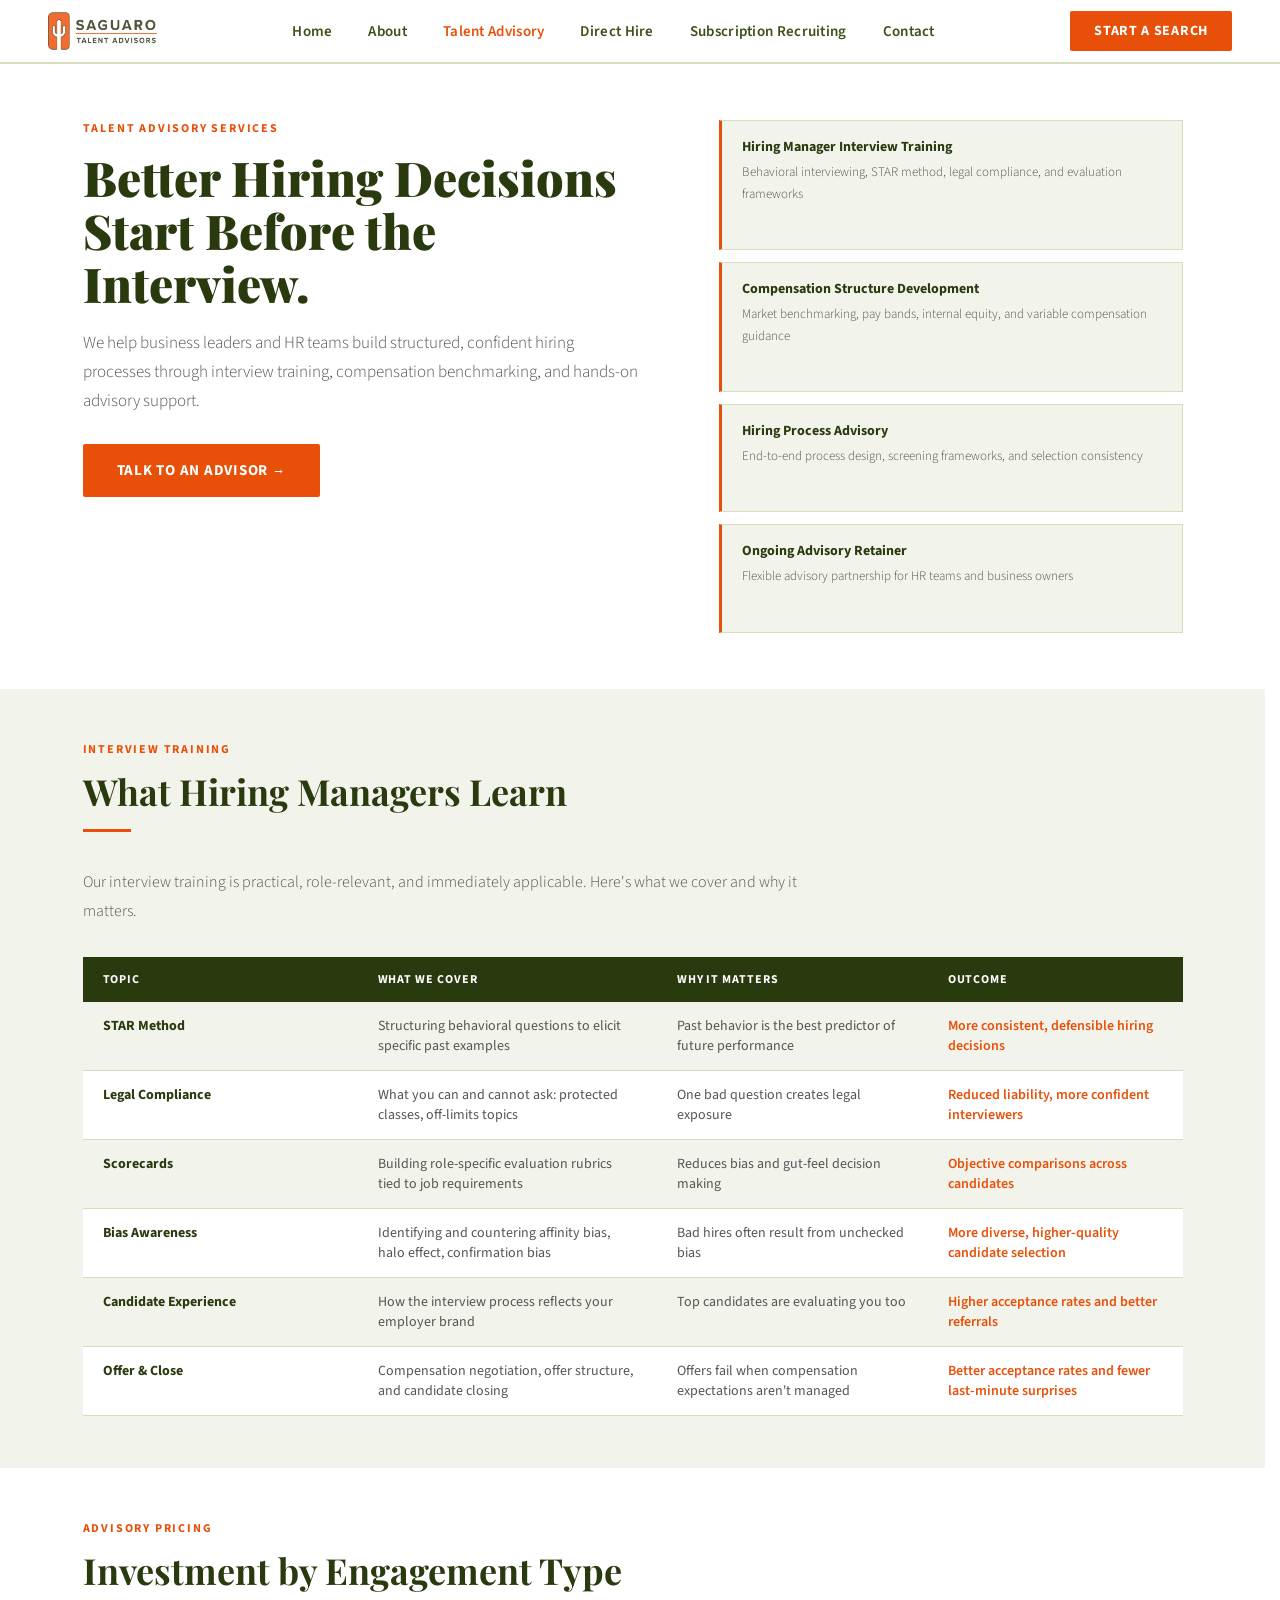
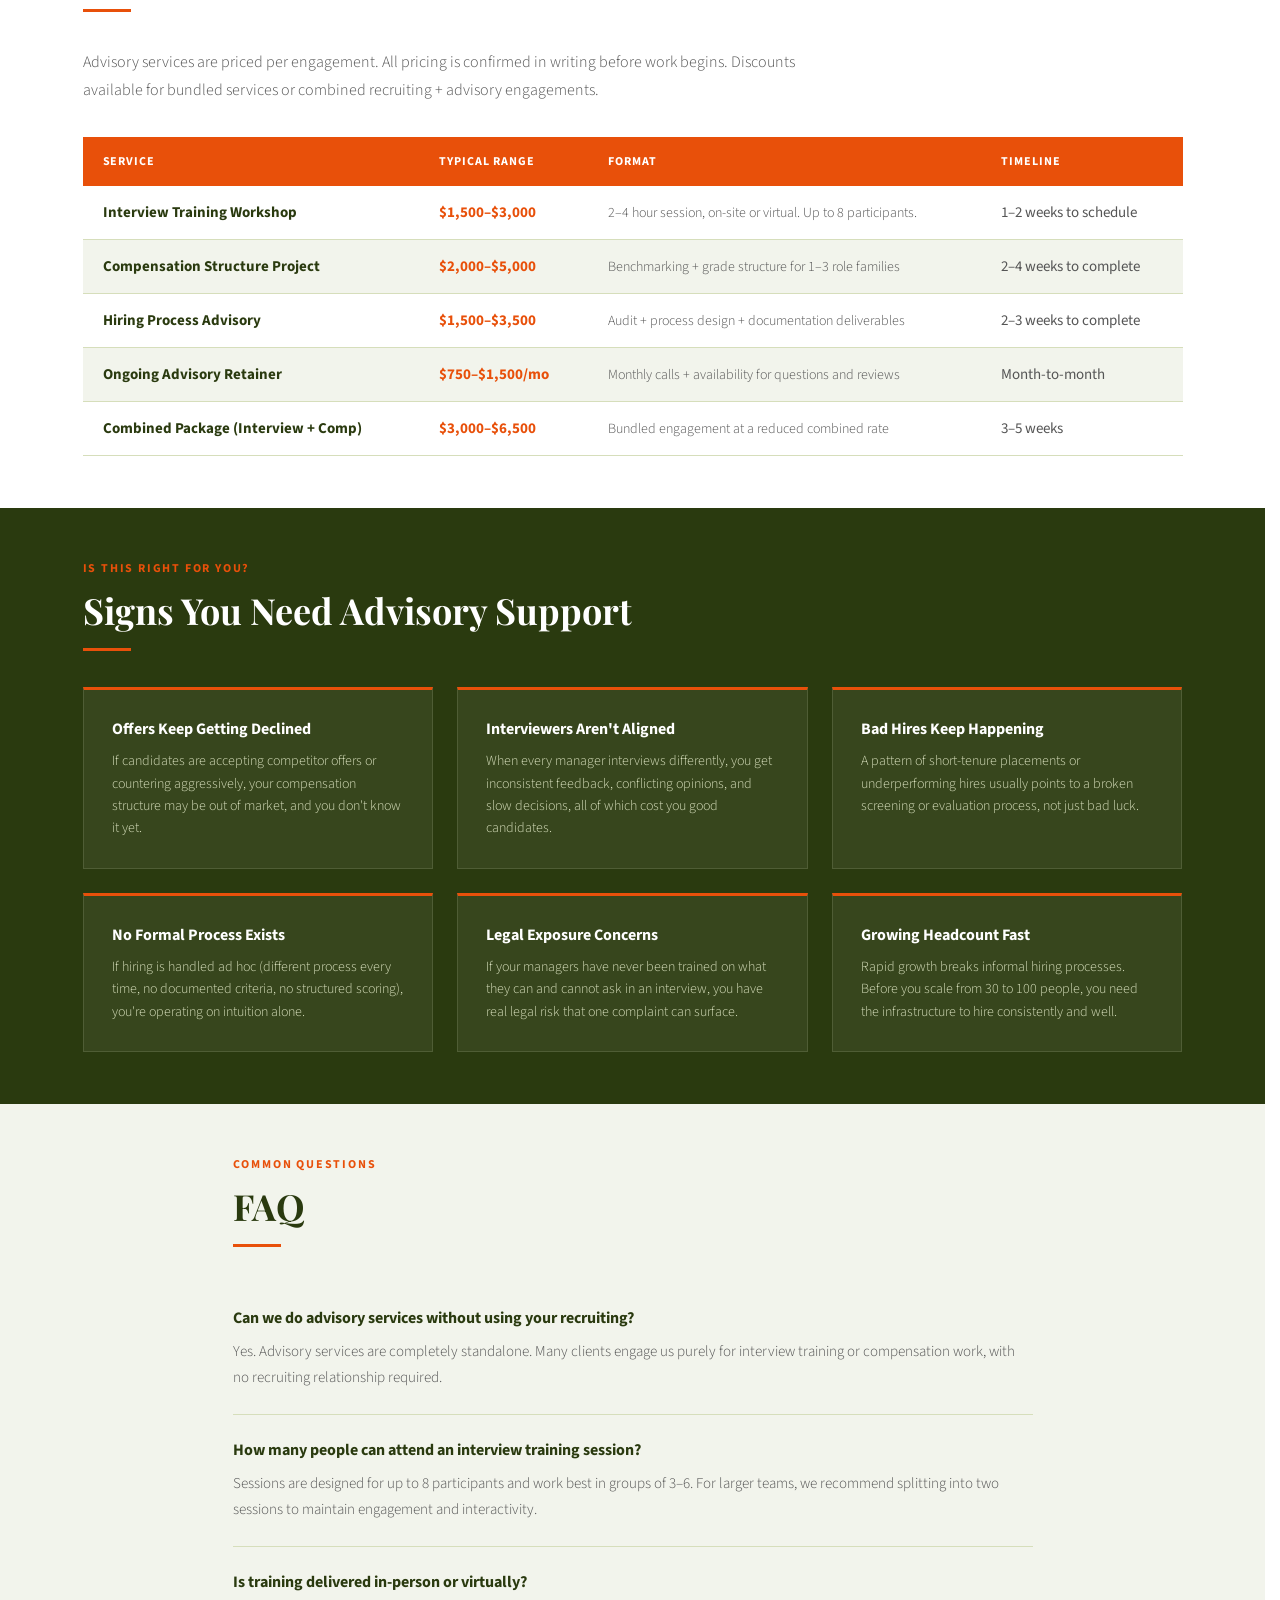
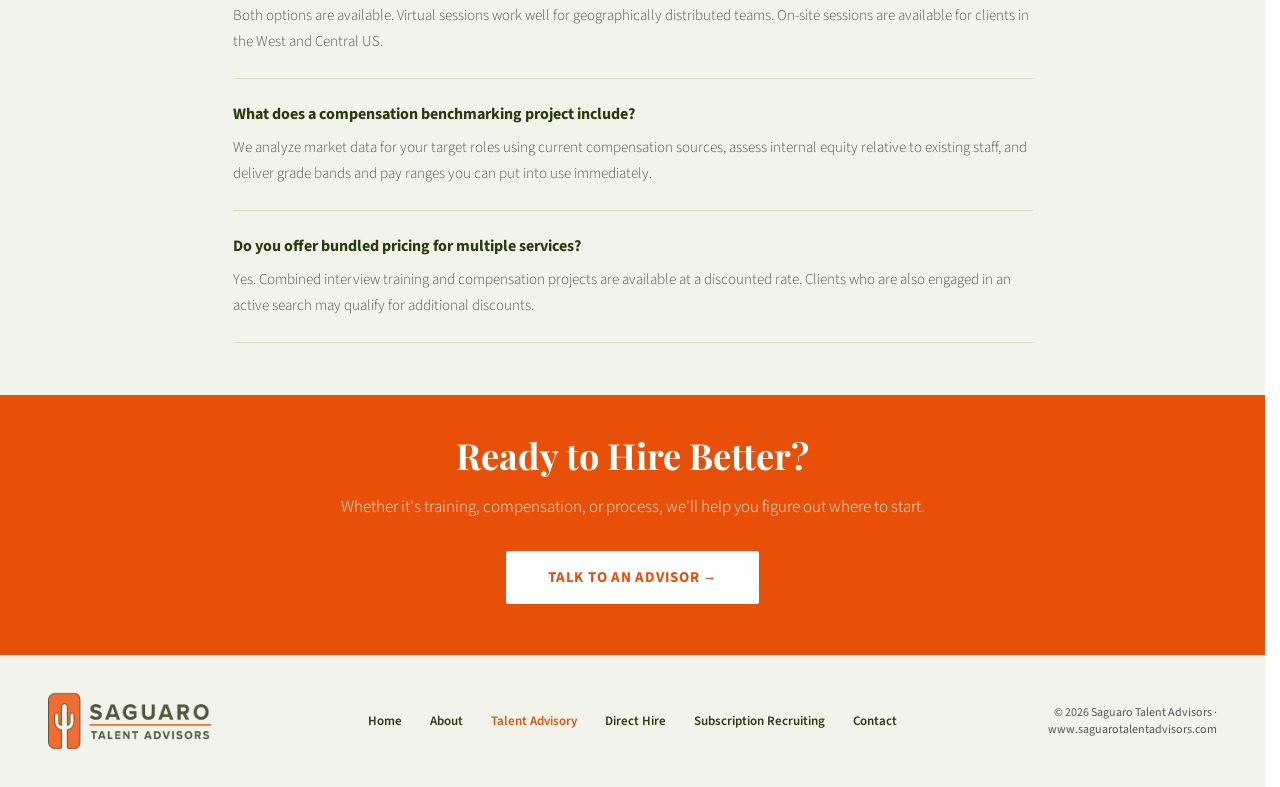
<file: advisory/index.html>
<!DOCTYPE html>
<html lang="en">
<head>
<meta charset="UTF-8">
<meta name="viewport" content="width=device-width, initial-scale=1.0">
<title>Talent Advisory Services | Saguaro Talent Advisors</title>
<link rel="preload" href="../assets/fonts/263ee033c4d2.woff2" as="font" type="font/woff2" crossorigin>
<link href="../assets/fonts/fonts.css" rel="stylesheet">
<style>
  :root { --green:#3D5016; --dark-green:#2A3A0F; --orange:#E8500A; --sage:#F2F4EC; --mid-sage:#D6DEBB; --gray:#555555; --white:#ffffff; }
  * { margin:0; padding:0; box-sizing:border-box; }
  body { font-family:'Source Sans 3','Source Sans 3 Fallback',sans-serif; color:var(--gray); background:var(--white); }

  .page-hero { margin-top: 64px; background:var(--white); padding:56px 48px 56px; }
  .page-hero-inner { max-width:1100px; margin:0 auto; display:grid; grid-template-columns:1.2fr 1fr; gap:80px; align-items:start; }
  .eyebrow { color:var(--orange); font-size:12px; font-weight:700; letter-spacing:0.15em; text-transform:uppercase; margin-bottom:14px; }
  .page-hero h1 { font-family:'Playfair Display',serif; font-size:48px; font-weight:900; color:var(--dark-green); line-height:1.1; margin-bottom:20px; }
  .page-hero p { font-size:17px; color:var(--gray); line-height:1.7; font-weight:300; margin-bottom:28px; }

  .hero-services { display:flex; flex-direction:column; gap:12px; }
  .hero-service-item { background:var(--sage); border:1px solid var(--mid-sage); padding:16px 20px; border-left:3px solid var(--orange); }
  .hero-service-item h4 { color:var(--dark-green); font-size:14px; font-weight:700; margin-bottom:4px; }
  .hero-service-item p { color:var(--gray); font-size:13px; font-weight:300; }

  .section { padding:52px 48px; max-width:1100px; margin:0 auto; }
  .section-eyebrow { color:var(--orange); font-size:12px; font-weight:700; letter-spacing:0.15em; text-transform:uppercase; margin-bottom:12px; }
  .section-title { font-family:'Playfair Display',serif; font-size:36px; font-weight:700; color:var(--dark-green); margin-bottom:16px; line-height:1.2; }
  .divider { width:48px; height:3px; background:var(--orange); margin:12px 0 36px; }
  .body-text { font-size:16px; line-height:1.8; color:var(--gray); font-weight:300; margin-bottom:20px; max-width:720px; }


  /* INTERVIEW TRAINING TABLE */
  .sage-section { background:var(--sage); padding:52px 48px; }
  .sage-inner { max-width:1100px; margin:0 auto; }
  .training-table { width:100%; border-collapse:collapse; margin-top:32px; }
  .training-table th { background:var(--dark-green); color:var(--white); padding:14px 20px; text-align:left; font-size:12px; font-weight:700; letter-spacing:0.08em; text-transform:uppercase; }
  .training-table td { padding:14px 20px; border-bottom:1px solid var(--mid-sage); font-size:14px; vertical-align:top; }
  .training-table tr:nth-child(even) td { background:var(--white); }
  .training-table td:first-child { font-weight:700; color:var(--dark-green); width:25%; }
  .training-table td:last-child { color:var(--orange); font-weight:600; }

  /* PRICING TABLE */
  .pricing-section { padding:52px 48px; }
  .pricing-inner { max-width:1100px; margin:0 auto; }
  .pricing-table { width:100%; border-collapse:collapse; margin-top:32px; }
  .pricing-table thead tr { background:var(--orange); }
  .pricing-table th { padding:16px 20px; text-align:left; color:white; font-size:12px; font-weight:700; letter-spacing:0.08em; text-transform:uppercase; }
  .pricing-table td { padding:16px 20px; border-bottom:1px solid var(--mid-sage); font-size:15px; }
  .pricing-table tr:nth-child(even) td { background:var(--sage); }
  .pricing-table td:first-child { font-weight:700; color:var(--dark-green); }
  .pricing-table td:nth-child(2) { color:var(--orange); font-weight:700; }
  .pricing-table td:nth-child(3) { color:var(--gray); font-weight:300; font-size:14px; }

  /* WHEN YOU NEED US */
  .need-us-section { background:var(--dark-green); padding:52px 48px; }
  .need-us-inner { max-width:1100px; margin:0 auto; }
  .need-grid { display:grid; grid-template-columns:repeat(3,1fr); gap:24px; margin-top:36px; }
  .need-card { background:rgba(255,255,255,0.06); border:1px solid rgba(214,222,187,0.15); padding:28px; border-top:3px solid var(--orange); }
  .need-card h3 { color:var(--white); font-size:16px; font-weight:700; margin-bottom:10px; }
  .need-card p { color:var(--mid-sage); font-size:14px; line-height:1.6; font-weight:300; }

  /* FAQ */
  .faq-section { background:var(--sage); padding:52px 48px; }
  .faq-inner { max-width:800px; margin:0 auto; }
  .faq-item { border-bottom:1px solid var(--mid-sage); padding:24px 0; }
  .faq-q { font-size:16px; font-weight:700; color:var(--dark-green); margin-bottom:10px; cursor:pointer; }
  .faq-a { font-size:15px; line-height:1.7; font-weight:300; color:var(--gray); }

  .cta-band { background:var(--orange); padding:36px 48px 48px; text-align:center; }
  .cta-band h2 { font-family:'Playfair Display',serif; font-size:36px; font-weight:700; color:white; margin-bottom:16px; }
  .cta-band p { color:rgba(255,255,255,0.85); font-size:17px; margin-bottom:32px; font-weight:300; }

  

  .logo-text { font-family: Playfair Display, serif; font-size: 22px; font-weight: 900; color: var(--dark-green); letter-spacing: 0.08em; display: flex; flex-direction: column; line-height: 1; }
  .logo-sub { font-family: Source Sans 3, sans-serif; font-size: 9px; font-weight: 700; color: var(--orange); letter-spacing: 0.2em; text-transform: uppercase; margin-top: 3px; }

  /* ── MOBILE RESPONSIVE ── */
  @media (max-width: 768px) {

    .page-hero, .hero { padding: 48px 20px; }
    .page-hero-inner, .hero { grid-template-columns: 1fr !important; gap: 36px; }
    .page-hero h1, .hero h1 { font-size: 32px; }
    .page-hero p, .hero-sub { font-size: 15px; }
    .hero-ctas { flex-direction: column; }

    .section { padding: 48px 20px; }
    .two-col { grid-template-columns: 1fr !important; gap: 36px; }
    .section-title { font-size: 26px; }

    .steps { grid-template-columns: 1fr !important; }
    .services-grid { grid-template-columns: 1fr !important; }
    .serve-grid { grid-template-columns: 1fr !important; }
    .need-grid { grid-template-columns: 1fr !important; }
    .faq-grid { grid-template-columns: 1fr !important; }
    .testimonials-grid { grid-template-columns: 1fr !important; }

    .compare-section, .fee-section, .sage-section, .roles-section,
    .guarantee-section, .pricing-section, .faq-strip, .need-us-section,
    .training-section { padding: 48px 20px; }

    .fee-wrap { grid-template-columns: 1fr !important; gap: 36px; }
    .guarantee-inner { grid-template-columns: 1fr !important; gap: 36px; }
    .founder-inner { grid-template-columns: 1fr !important; gap: 36px; }
    .fee-inner, .sage-inner, .roles-inner, .pricing-inner,
    .faq-inner, .need-us-inner, .compare-wrap { padding: 0; }

    .stats-inner { grid-template-columns: 1fr 1fr !important; gap: 24px; }
    .stat-num { font-size: 36px; }

    .compare-table, .fee-table, .geo-table, .roles-table,
    .training-table, .pricing-table { font-size: 13px; }
    .compare-table th, .compare-table td,
    .fee-table th, .fee-table td,
    .geo-table th, .geo-table td,
    .roles-table th, .roles-table td,
    .training-table th, .training-table td,
    .pricing-table th, .pricing-table td { padding: 10px 12px; }

    .calc-box { grid-template-columns: 1fr !important; gap: 16px; text-align: center; }
    .process { display: block; }
    .process-step { grid-template-columns: 48px 1fr; gap: 16px; }

    .hero-card { margin-top: 0; }
    .stat-row { flex-direction: column; gap: 4px; }
    .stat-value { text-align: left !important; max-width: 100% !important; }

    .contact-section { grid-template-columns: 1fr !important; gap: 48px; padding: 48px 20px; }
    .form-row { grid-template-columns: 1fr !important; gap: 0; }

    .trust-bar { flex-wrap: wrap; gap: 16px; padding: 16px 20px; justify-content: flex-start; }
    .trust-item { font-size: 12px; }

    .cta-band { padding: 48px 20px; }
    .cta-band h2 { font-size: 26px; }


    .hero-checklist { margin-top: 8px; }
    .hero-services { margin-top: 8px; }

    .page-hero-inner { grid-template-columns: 1fr; }
  }

  @media (max-width: 480px) {
    .page-hero h1, .hero h1 { font-size: 26px; }
    .section-title { font-size: 22px; }
    .stats-inner { grid-template-columns: 1fr !important; }
    .compare-table thead { display: none; }
    .compare-table td { display: block; padding: 8px 12px; }
    .compare-table tr { border-bottom: 2px solid var(--mid-sage); margin-bottom: 8px; display: block; }
  }



  /* wide tables scroll inside this box on small screens instead of widening the page */
  .table-scroll { max-width:100%; overflow-x:auto; -webkit-overflow-scrolling:touch; margin-top:32px; }
  .table-scroll > table { margin-top:0; }
</style>
<link href="../assets/nav.css" rel="stylesheet">
<link href="../assets/site.css" rel="stylesheet">
</head>
<body>

<nav>
  <div class="nav-logo"><img src="../assets/img/logo.png" alt="Saguaro Talent Advisors"></div>
  <button class="nav-hamburger" id="navToggle" aria-label="Toggle menu">
    <span></span><span></span><span></span>
  </button>
  <ul class="nav-links">
    <li><a href='../'>Home</a></li>
    <li><a href='../about/'>About</a></li>
    <li><a href='../advisory/' aria-current="page">Talent Advisory</a></li>
    <li><a href='../hiring/'>Direct Hire</a></li>
    <li><a href='../subscription/'>Subscription Recruiting</a></li>
    <li><a href='../contact/'>Contact</a></li>
  </ul>
  <a class='nav-cta' href='../contact/'>Start a Search</a>
</nav>

<div class="page-hero">
  <div class="page-hero-inner">
    <div>
      <div class="eyebrow">Talent Advisory Services</div>
      <h1>Better Hiring Decisions Start Before the Interview.</h1>
      <p>We help business leaders and HR teams build structured, confident hiring processes through interview training, compensation benchmarking, and hands-on advisory support.</p>
      <a class='btn-orange' href='../contact/'>Talk to an Advisor →</a>
    </div>
    <div class="hero-services">
      <div class="hero-service-item"><h4>Hiring Manager Interview Training</h4><p>Behavioral interviewing, STAR method, legal compliance, and evaluation frameworks</p></div>
      <div class="hero-service-item"><h4>Compensation Structure Development</h4><p>Market benchmarking, pay bands, internal equity, and variable compensation guidance</p></div>
      <div class="hero-service-item"><h4>Hiring Process Advisory</h4><p>End-to-end process design, screening frameworks, and selection consistency</p></div>
      <div class="hero-service-item"><h4>Ongoing Advisory Retainer</h4><p>Flexible advisory partnership for HR teams and business owners</p></div>
    </div>
  </div>
</div>

<!-- INTERVIEW TRAINING TABLE -->
<div class="sage-section">
  <div class="sage-inner">
    <div class="section-eyebrow">Interview Training</div>
    <div class="section-title">What Hiring Managers Learn</div>
    <div class="divider"></div>
    <p class="body-text" style="margin-bottom:8px;">Our interview training is practical, role-relevant, and immediately applicable. Here's what we cover and why it matters.</p>
    <div class="table-scroll"><table class="training-table">
      <thead><tr><th>Topic</th><th>What We Cover</th><th>Why It Matters</th><th>Outcome</th></tr></thead>
      <tbody>
        <tr><td>STAR Method</td><td>Structuring behavioral questions to elicit specific past examples</td><td>Past behavior is the best predictor of future performance</td><td>More consistent, defensible hiring decisions</td></tr>
        <tr><td>Legal Compliance</td><td>What you can and cannot ask: protected classes, off-limits topics</td><td>One bad question creates legal exposure</td><td>Reduced liability, more confident interviewers</td></tr>
        <tr><td>Scorecards</td><td>Building role-specific evaluation rubrics tied to job requirements</td><td>Reduces bias and gut-feel decision making</td><td>Objective comparisons across candidates</td></tr>
        <tr><td>Bias Awareness</td><td>Identifying and countering affinity bias, halo effect, confirmation bias</td><td>Bad hires often result from unchecked bias</td><td>More diverse, higher-quality candidate selection</td></tr>
        <tr><td>Candidate Experience</td><td>How the interview process reflects your employer brand</td><td>Top candidates are evaluating you too</td><td>Higher acceptance rates and better referrals</td></tr>
        <tr><td>Offer & Close</td><td>Compensation negotiation, offer structure, and candidate closing</td><td>Offers fail when compensation expectations aren't managed</td><td>Better acceptance rates and fewer last-minute surprises</td></tr>
      </tbody>
    </table></div>
  </div>
</div>

<!-- PRICING -->
<div class="pricing-section">
  <div class="pricing-inner">
    <div class="section-eyebrow">Advisory Pricing</div>
    <div class="section-title">Investment by Engagement Type</div>
    <div class="divider"></div>
    <p class="body-text">Advisory services are priced per engagement. All pricing is confirmed in writing before work begins. Discounts available for bundled services or combined recruiting + advisory engagements.</p>
    <div class="table-scroll"><table class="pricing-table">
      <thead><tr><th>Service</th><th>Typical Range</th><th>Format</th><th>Timeline</th></tr></thead>
      <tbody>
        <tr><td>Interview Training Workshop</td><td>$1,500–$3,000</td><td>2–4 hour session, on-site or virtual. Up to 8 participants.</td><td>1–2 weeks to schedule</td></tr>
        <tr><td>Compensation Structure Project</td><td>$2,000–$5,000</td><td>Benchmarking + grade structure for 1–3 role families</td><td>2–4 weeks to complete</td></tr>
        <tr><td>Hiring Process Advisory</td><td>$1,500–$3,500</td><td>Audit + process design + documentation deliverables</td><td>2–3 weeks to complete</td></tr>
        <tr><td>Ongoing Advisory Retainer</td><td>$750–$1,500/mo</td><td>Monthly calls + availability for questions and reviews</td><td>Month-to-month</td></tr>
        <tr><td>Combined Package (Interview + Comp)</td><td>$3,000–$6,500</td><td>Bundled engagement at a reduced combined rate</td><td>3–5 weeks</td></tr>
      </tbody>
    </table></div>
  </div>
</div>

<!-- WHEN YOU NEED US -->
<div class="need-us-section">
  <div class="need-us-inner">
    <div class="section-eyebrow" style="color:var(--orange)">Is This Right for You?</div>
    <div class="section-title" style="color:var(--white)">Signs You Need Advisory Support</div>
    <div class="divider"></div>
    <div class="need-grid">
      <div class="need-card"><h3>Offers Keep Getting Declined</h3><p>If candidates are accepting competitor offers or countering aggressively, your compensation structure may be out of market, and you don't know it yet.</p></div>
      <div class="need-card"><h3>Interviewers Aren't Aligned</h3><p>When every manager interviews differently, you get inconsistent feedback, conflicting opinions, and slow decisions, all of which cost you good candidates.</p></div>
      <div class="need-card"><h3>Bad Hires Keep Happening</h3><p>A pattern of short-tenure placements or underperforming hires usually points to a broken screening or evaluation process, not just bad luck.</p></div>
      <div class="need-card"><h3>No Formal Process Exists</h3><p>If hiring is handled ad hoc (different process every time, no documented criteria, no structured scoring), you're operating on intuition alone.</p></div>
      <div class="need-card"><h3>Legal Exposure Concerns</h3><p>If your managers have never been trained on what they can and cannot ask in an interview, you have real legal risk that one complaint can surface.</p></div>
      <div class="need-card"><h3>Growing Headcount Fast</h3><p>Rapid growth breaks informal hiring processes. Before you scale from 30 to 100 people, you need the infrastructure to hire consistently and well.</p></div>
    </div>
  </div>
</div>

<!-- FAQ -->
<div class="faq-section">
  <div class="faq-inner">
    <div class="section-eyebrow">Common Questions</div>
    <div class="section-title">FAQ</div>
    <div class="divider"></div>
    <div class="faq-item"><div class="faq-q">Can we do advisory services without using your recruiting?</div><div class="faq-a">Yes. Advisory services are completely standalone. Many clients engage us purely for interview training or compensation work, with no recruiting relationship required.</div></div>
    <div class="faq-item"><div class="faq-q">How many people can attend an interview training session?</div><div class="faq-a">Sessions are designed for up to 8 participants and work best in groups of 3–6. For larger teams, we recommend splitting into two sessions to maintain engagement and interactivity.</div></div>
    <div class="faq-item"><div class="faq-q">Is training delivered in-person or virtually?</div><div class="faq-a">Both options are available. Virtual sessions work well for geographically distributed teams. On-site sessions are available for clients in the West and Central US.</div></div>
    <div class="faq-item"><div class="faq-q">What does a compensation benchmarking project include?</div><div class="faq-a">We analyze market data for your target roles using current compensation sources, assess internal equity relative to existing staff, and deliver grade bands and pay ranges you can put into use immediately.</div></div>
    <div class="faq-item"><div class="faq-q">Do you offer bundled pricing for multiple services?</div><div class="faq-a">Yes. Combined interview training and compensation projects are available at a discounted rate. Clients who are also engaged in an active search may qualify for additional discounts.</div></div>
  </div>
</div>

<div class="cta-band">
  <h2>Ready to Hire Better?</h2>
  <p>Whether it's training, compensation, or process, we'll help you figure out where to start.</p>
  <a class='btn-white' href='../contact/'>Talk to an Advisor →</a>
</div>

<footer>
  <div class="footer-logo"><img src="../assets/img/logo.png" alt="Saguaro Talent Advisors" width="163" height="60"></div>
  <div class="footer-links"><a href='../'>Home</a><a href='../about/'>About</a><a href='../advisory/' aria-current='page'>Talent Advisory</a><a href='../hiring/'>Direct Hire</a><a href='../subscription/'>Subscription Recruiting</a><a href='../contact/'>Contact</a></div>
  <div class="footer-copy">© 2026 Saguaro Talent Advisors · www.saguarotalentadvisors.com</div>
</footer>

<script>
  const toggle = document.getElementById('navToggle');
  const links = document.querySelector('.nav-links');
  if (toggle && links) {
    toggle.addEventListener('click', () => {
      toggle.classList.toggle('open');
      links.classList.toggle('open');
      document.body.style.overflow = links.classList.contains('open') ? 'hidden' : '';
    });
    links.querySelectorAll('a').forEach(a => {
      a.addEventListener('click', () => {
        toggle.classList.remove('open');
        links.classList.remove('open');
        document.body.style.overflow = '';
      });
    });
  }
</script>

</body>
</html>
</file>
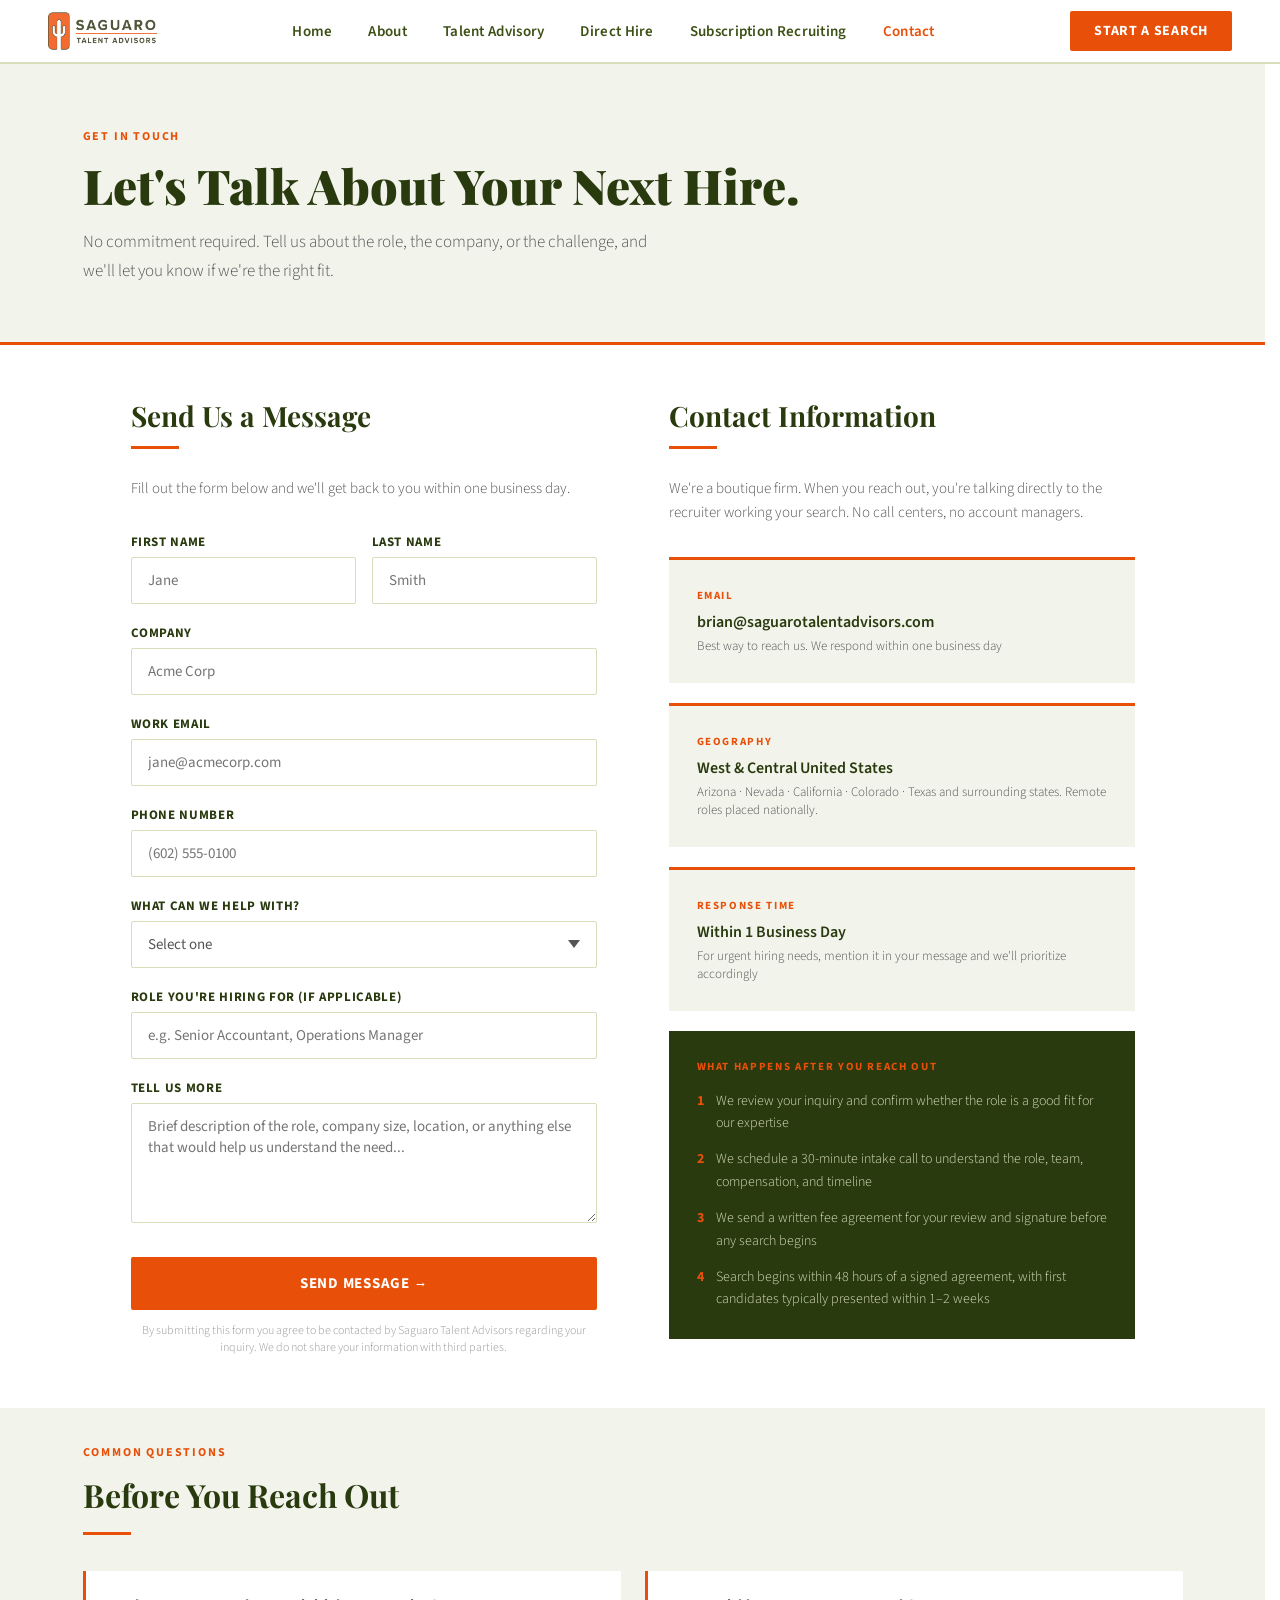
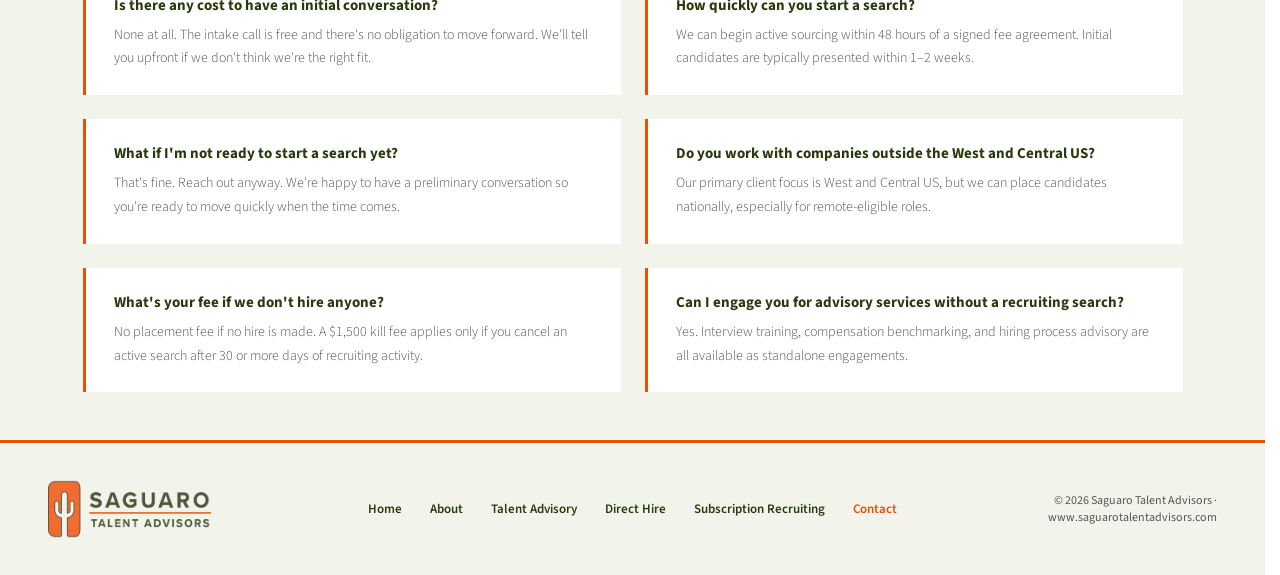
<file: contact/index.html>
<!DOCTYPE html>
<html lang="en">
<head>
<meta charset="UTF-8">
<meta name="viewport" content="width=device-width, initial-scale=1.0">
<title>Contact | Saguaro Talent Advisors</title>
<link rel="preload" href="../assets/fonts/263ee033c4d2.woff2" as="font" type="font/woff2" crossorigin>
<link href="../assets/fonts/fonts.css" rel="stylesheet">
<style>
  :root { --green:#3D5016; --dark-green:#2A3A0F; --orange:#E8500A; --sage:#F2F4EC; --mid-sage:#D6DEBB; --gray:#555555; --white:#ffffff; }
  * { margin:0; padding:0; box-sizing:border-box; }
  body { font-family:'Source Sans 3','Source Sans 3 Fallback',sans-serif; color:var(--gray); background:var(--white); }


  .page-hero { margin-top: 64px; background:var(--sage); padding:64px 48px 56px; border-bottom:3px solid var(--orange); }
  .page-hero-inner { max-width:1100px; margin:0 auto; }
  .eyebrow { color:var(--orange); font-size:12px; font-weight:700; letter-spacing:0.15em; text-transform:uppercase; margin-bottom:14px; }
  .page-hero h1 { font-family:'Playfair Display',serif; font-size:48px; font-weight:900; color:var(--dark-green); line-height:1.1; margin-bottom:16px; }
  .page-hero p { font-size:17px; color:var(--gray); line-height:1.7; font-weight:300; max-width:580px; }

  .contact-section { padding:52px 48px; max-width:1100px; margin:0 auto; display:grid; grid-template-columns:1fr 1fr; gap:72px; align-items:start; }

  /* FORM */
  .form-title { font-family:'Playfair Display',serif; font-size:28px; font-weight:700; color:var(--dark-green); margin-bottom:8px; }
  .form-sub { font-size:15px; color:var(--gray); font-weight:300; margin-bottom:32px; line-height:1.6; }
  .divider { width:48px; height:3px; background:var(--orange); margin:12px 0 28px; }
  .form-group { margin-bottom:20px; }
  .form-row { display:grid; grid-template-columns:1fr 1fr; gap:16px; margin-bottom:20px; }
  label { display:block; font-size:13px; font-weight:700; color:var(--dark-green); letter-spacing:0.05em; text-transform:uppercase; margin-bottom:6px; }
  input, select, textarea { width:100%; padding:12px 16px; border:1px solid var(--mid-sage); border-radius:2px; font-family:'Source Sans 3',sans-serif; font-size:15px; color:var(--gray); background:var(--white); transition:border-color 0.2s; outline:none; }
  input:focus, select:focus, textarea:focus { border-color:var(--orange); }
  textarea { resize:vertical; min-height:120px; }
  select { appearance:none; background-image:url("data:image/svg+xml,%3Csvg xmlns='http://www.w3.org/2000/svg' width='12' height='8' viewBox='0 0 12 8'%3E%3Cpath fill='%23555' d='M6 8L0 0h12z'/%3E%3C/svg%3E"); background-repeat:no-repeat; background-position:right 16px center; }
  .form-note { font-size:12px; color:#999; margin-top:12px; text-align:center; font-weight:300; }
  .form-hp { position:absolute !important; left:-10000px; top:auto; width:1px; height:1px; overflow:hidden; }
  .form-status { margin-top:16px; padding:16px 20px; font-size:15px; line-height:1.6; border-left:3px solid var(--green); background:var(--sage); color:var(--dark-green); outline:none; overflow-wrap:anywhere; }
  .form-status[hidden] { display:none; }
  .form-status strong { display:block; font-weight:700; margin-bottom:2px; }
  .form-status a { color:var(--dark-green); font-weight:600; }
  .form-status a:hover { color:var(--orange); }
  .form-status.is-error { border-left-color:var(--orange); background:#FDF1EA; }
  .btn-submit:disabled { opacity:0.7; cursor:wait; }
  .btn-submit:disabled:hover { background:var(--orange); border-color:var(--orange); }

  /* CONTACT INFO */
  .info-title { font-family:'Playfair Display',serif; font-size:28px; font-weight:700; color:var(--dark-green); margin-bottom:8px; }
  .info-sub { font-size:15px; color:var(--gray); font-weight:300; margin-bottom:32px; line-height:1.6; }
  .contact-card { background:var(--sage); border-top:3px solid var(--orange); padding:28px; margin-bottom:20px; }
  .contact-card-label { font-size:11px; font-weight:700; color:var(--orange); letter-spacing:0.15em; text-transform:uppercase; margin-bottom:8px; }
  .contact-card-value { font-size:16px; font-weight:600; color:var(--dark-green); }
  .contact-card-value a { color:var(--dark-green); text-decoration:none; }
  .contact-card-value a:hover { color:var(--orange); }
  .contact-card-note { font-size:13px; color:var(--gray); margin-top:4px; font-weight:300; }

  /* WHAT TO EXPECT */
  .expect-box { background:var(--dark-green); padding:28px; margin-top:0; }
  .expect-title { color:var(--orange); font-size:11px; font-weight:700; letter-spacing:0.15em; text-transform:uppercase; margin-bottom:16px; }
  .expect-item { display:flex; gap:12px; margin-bottom:14px; align-items:flex-start; }
  .expect-item:last-child { margin-bottom:0; }
  .expect-num { color:var(--orange); font-weight:700; font-size:14px; flex-shrink:0; margin-top:1px; }
  .expect-text { color:var(--mid-sage); font-size:14px; line-height:1.6; font-weight:300; }

  /* FAQ STRIP */
  .faq-strip { background:var(--sage); padding:36px 48px 48px; }
  .faq-inner { max-width:1100px; margin:0 auto; }
  .section-eyebrow { color:var(--orange); font-size:12px; font-weight:700; letter-spacing:0.15em; text-transform:uppercase; margin-bottom:12px; }
  .section-title { font-family:'Playfair Display',serif; font-size:32px; font-weight:700; color:var(--dark-green); margin-bottom:16px; }
  .faq-grid { display:grid; grid-template-columns:1fr 1fr; gap:24px; margin-top:36px; }
  .faq-card { background:var(--white); padding:24px 28px; border-left:3px solid var(--orange); }
  .faq-q { font-size:15px; font-weight:700; color:var(--dark-green); margin-bottom:8px; }
  .faq-a { font-size:14px; line-height:1.7; font-weight:300; }


  /* ── MOBILE RESPONSIVE ── */
  @media (max-width: 768px) {

    .page-hero, .hero { padding: 48px 20px; }
    .page-hero-inner, .hero { grid-template-columns: 1fr !important; gap: 36px; }
    .page-hero h1, .hero h1 { font-size: 32px; }
    .page-hero p, .hero-sub { font-size: 15px; }
    .hero-ctas { flex-direction: column; }

    .section { padding: 48px 20px; }
    .two-col { grid-template-columns: 1fr !important; gap: 36px; }
    .section-title { font-size: 26px; }

    .steps { grid-template-columns: 1fr !important; }
    .services-grid { grid-template-columns: 1fr !important; }
    .serve-grid { grid-template-columns: 1fr !important; }
    .need-grid { grid-template-columns: 1fr !important; }
    .faq-grid { grid-template-columns: 1fr !important; }
    .testimonials-grid { grid-template-columns: 1fr !important; }

    .compare-section, .fee-section, .sage-section, .roles-section,
    .guarantee-section, .pricing-section, .faq-strip, .need-us-section,
    .training-section { padding: 48px 20px; }

    .fee-wrap { grid-template-columns: 1fr !important; gap: 36px; }
    .guarantee-inner { grid-template-columns: 1fr !important; gap: 36px; }
    .founder-inner { grid-template-columns: 1fr !important; gap: 36px; }
    .fee-inner, .sage-inner, .roles-inner, .pricing-inner,
    .faq-inner, .need-us-inner, .compare-wrap { padding: 0; }

    .stats-inner { grid-template-columns: 1fr 1fr !important; gap: 24px; }
    .stat-num { font-size: 36px; }

    .compare-table, .fee-table, .geo-table, .roles-table,
    .training-table, .pricing-table { font-size: 13px; }
    .compare-table th, .compare-table td,
    .fee-table th, .fee-table td,
    .geo-table th, .geo-table td,
    .roles-table th, .roles-table td,
    .training-table th, .training-table td,
    .pricing-table th, .pricing-table td { padding: 10px 12px; }

    .calc-box { grid-template-columns: 1fr !important; gap: 16px; text-align: center; }
    .process { display: block; }
    .process-step { grid-template-columns: 48px 1fr; gap: 16px; }

    .hero-card { margin-top: 0; }
    .stat-row { flex-direction: column; gap: 4px; }
    .stat-value { text-align: left !important; max-width: 100% !important; }

    .contact-section { grid-template-columns: 1fr !important; gap: 48px; padding: 48px 20px; }
    .form-row { grid-template-columns: 1fr !important; gap: 0; }

    .trust-bar { flex-wrap: wrap; gap: 16px; padding: 16px 20px; justify-content: flex-start; }
    .trust-item { font-size: 12px; }

    .cta-band { padding: 48px 20px; }
    .cta-band h2 { font-size: 26px; }


    .hero-checklist { margin-top: 8px; }
    .hero-services { margin-top: 8px; }

    .page-hero-inner { grid-template-columns: 1fr; }
  }

  @media (max-width: 480px) {
    .page-hero h1, .hero h1 { font-size: 26px; }
    .section-title { font-size: 22px; }
    .stats-inner { grid-template-columns: 1fr !important; }
    .compare-table thead { display: none; }
    .compare-table td { display: block; padding: 8px 12px; }
    .compare-table tr { border-bottom: 2px solid var(--mid-sage); margin-bottom: 8px; display: block; }
  }



</style>
<link href="../assets/nav.css" rel="stylesheet">
<link href="../assets/site.css" rel="stylesheet">
</head>
<body>

<nav>
  <div class="nav-logo"><img src="../assets/img/logo.png" alt="Saguaro Talent Advisors"></div>
  <button class="nav-hamburger" id="navToggle" aria-label="Toggle menu">
    <span></span><span></span><span></span>
  </button>
  <ul class="nav-links">
    <li><a href='../'>Home</a></li>
    <li><a href='../about/'>About</a></li>
    <li><a href='../advisory/'>Talent Advisory</a></li>
    <li><a href='../hiring/'>Direct Hire</a></li>
    <li><a href='../subscription/'>Subscription Recruiting</a></li>
    <li><a href='../contact/' aria-current="page">Contact</a></li>
  </ul>
  <a class='nav-cta' href='../contact/'>Start a Search</a>
</nav>

<div class="page-hero">
  <div class="page-hero-inner">
    <div class="eyebrow">Get in Touch</div>
    <h1>Let's Talk About Your Next Hire.</h1>
    <p>No commitment required. Tell us about the role, the company, or the challenge, and we'll let you know if we're the right fit.</p>
  </div>
</div>

<div class="contact-section">

  <!-- FORM -->
  <div>
    <div class="form-title">Send Us a Message</div>
    <div class="divider"></div>
    <p class="form-sub">Fill out the form below and we'll get back to you within one business day.</p>

    <form id="contactForm" class="contact-form" action="https://formspree.io/f/xrppqwne" method="POST">
      <input type="hidden" name="_subject" value="New inquiry from saguarotalentadvisors.com">
      <div class="form-hp" aria-hidden="true">
        <label for="gotcha">Leave this field empty</label>
        <input type="text" id="gotcha" name="_gotcha" tabindex="-1" autocomplete="off">
      </div>
      <div class="form-row">
        <div>
          <label for="fname">First Name</label>
          <input type="text" id="fname" name="first_name" placeholder="Jane" autocomplete="given-name" required>
        </div>
        <div>
          <label for="lname">Last Name</label>
          <input type="text" id="lname" name="last_name" placeholder="Smith" autocomplete="family-name" required>
        </div>
      </div>
      <div class="form-group">
        <label for="company">Company</label>
        <input type="text" id="company" name="company" placeholder="Acme Corp" autocomplete="organization" required>
      </div>
      <div class="form-group">
        <label for="email">Work Email</label>
        <input type="email" id="email" name="email" placeholder="jane@acmecorp.com" autocomplete="email" required>
      </div>
      <div class="form-group">
        <label for="phone">Phone Number</label>
        <input type="tel" id="phone" name="phone" placeholder="(602) 555-0100" autocomplete="tel">
      </div>
      <div class="form-group">
        <label for="inquiry">What Can We Help With?</label>
        <select id="inquiry" name="inquiry_type">
          <option value="">Select one</option>
          <option value="direct-hire">Direct Hire Recruiting</option>
          <option value="subscription">Subscription Recruiting</option>
          <option value="advisory">Talent Advisory Services</option>
          <option value="interview-training">Interview Training</option>
          <option value="compensation">Compensation Benchmarking</option>
          <option value="other">General Inquiry</option>
        </select>
      </div>
      <div class="form-group">
        <label for="role">Role You're Hiring For (if applicable)</label>
        <input type="text" id="role" name="role" placeholder="e.g. Senior Accountant, Operations Manager">
      </div>
      <div class="form-group">
        <label for="message">Tell Us More</label>
        <textarea id="message" name="message" placeholder="Brief description of the role, company size, location, or anything else that would help us understand the need..."></textarea>
      </div>
      <button type="submit" class="btn-submit">Send Message →</button>
      <div class="form-status" id="formStatus" role="status" aria-live="polite" tabindex="-1" hidden></div>
      <p class="form-note">By submitting this form you agree to be contacted by Saguaro Talent Advisors regarding your inquiry. We do not share your information with third parties.</p>
    </form>
  </div>

  <!-- CONTACT INFO + WHAT TO EXPECT -->
  <div>
    <div class="info-title">Contact Information</div>
    <div class="divider"></div>
    <p class="info-sub">We're a boutique firm. When you reach out, you're talking directly to the recruiter working your search. No call centers, no account managers.</p>

    <div class="contact-card">
      <div class="contact-card-label">Email</div>
      <div class="contact-card-value"><a href="mailto:brian@saguarotalentadvisors.com">brian@saguarotalentadvisors.com</a></div>
      <div class="contact-card-note">Best way to reach us. We respond within one business day</div>
    </div>
    <div class="contact-card">
      <div class="contact-card-label">Geography</div>
      <div class="contact-card-value">West &amp; Central United States</div>
      <div class="contact-card-note">Arizona · Nevada · California · Colorado · Texas and surrounding states. Remote roles placed nationally.</div>
    </div>
    <div class="contact-card">
      <div class="contact-card-label">Response Time</div>
      <div class="contact-card-value">Within 1 Business Day</div>
      <div class="contact-card-note">For urgent hiring needs, mention it in your message and we'll prioritize accordingly</div>
    </div>

    <div class="expect-box">
      <div class="expect-title">What Happens After You Reach Out</div>
      <div class="expect-item"><span class="expect-num">1</span><span class="expect-text">We review your inquiry and confirm whether the role is a good fit for our expertise</span></div>
      <div class="expect-item"><span class="expect-num">2</span><span class="expect-text">We schedule a 30-minute intake call to understand the role, team, compensation, and timeline</span></div>
      <div class="expect-item"><span class="expect-num">3</span><span class="expect-text">We send a written fee agreement for your review and signature before any search begins</span></div>
      <div class="expect-item"><span class="expect-num">4</span><span class="expect-text">Search begins within 48 hours of a signed agreement, with first candidates typically presented within 1–2 weeks</span></div>
    </div>
  </div>

</div>

<!-- FAQ -->
<div class="faq-strip">
  <div class="faq-inner">
    <div class="section-eyebrow">Common Questions</div>
    <div class="section-title">Before You Reach Out</div>
    <div class="divider"></div>
    <div class="faq-grid">
      <div class="faq-card"><div class="faq-q">Is there any cost to have an initial conversation?</div><div class="faq-a">None at all. The intake call is free and there's no obligation to move forward. We'll tell you upfront if we don't think we're the right fit.</div></div>
      <div class="faq-card"><div class="faq-q">How quickly can you start a search?</div><div class="faq-a">We can begin active sourcing within 48 hours of a signed fee agreement. Initial candidates are typically presented within 1–2 weeks.</div></div>
      <div class="faq-card"><div class="faq-q">What if I'm not ready to start a search yet?</div><div class="faq-a">That's fine. Reach out anyway. We're happy to have a preliminary conversation so you're ready to move quickly when the time comes.</div></div>
      <div class="faq-card"><div class="faq-q">Do you work with companies outside the West and Central US?</div><div class="faq-a">Our primary client focus is West and Central US, but we can place candidates nationally, especially for remote-eligible roles.</div></div>
      <div class="faq-card"><div class="faq-q">What's your fee if we don't hire anyone?</div><div class="faq-a">No placement fee if no hire is made. A $1,500 kill fee applies only if you cancel an active search after 30 or more days of recruiting activity.</div></div>
      <div class="faq-card"><div class="faq-q">Can I engage you for advisory services without a recruiting search?</div><div class="faq-a">Yes. Interview training, compensation benchmarking, and hiring process advisory are all available as standalone engagements.</div></div>
    </div>
  </div>
</div>

<footer>
  <div class="footer-logo"><img src="../assets/img/logo.png" alt="Saguaro Talent Advisors" width="163" height="60"></div>
  <div class="footer-links"><a href='../'>Home</a><a href='../about/'>About</a><a href='../advisory/'>Talent Advisory</a><a href='../hiring/'>Direct Hire</a><a href='../subscription/'>Subscription Recruiting</a><a href='../contact/' aria-current='page'>Contact</a></div>
  <div class="footer-copy">© 2026 Saguaro Talent Advisors · www.saguarotalentadvisors.com</div>
</footer>

<script>
  const toggle = document.getElementById('navToggle');
  const links = document.querySelector('.nav-links');
  if (toggle && links) {
    toggle.addEventListener('click', () => {
      toggle.classList.toggle('open');
      links.classList.toggle('open');
      document.body.style.overflow = links.classList.contains('open') ? 'hidden' : '';
    });
    links.querySelectorAll('a').forEach(a => {
      a.addEventListener('click', () => {
        toggle.classList.remove('open');
        links.classList.remove('open');
        document.body.style.overflow = '';
      });
    });
  }

  // Contact form: submit to Formspree via fetch so the visitor stays on the page.
  // Without JS the form still POSTs to Formspree normally.
  (function () {
    const form = document.getElementById('contactForm');
    const status = document.getElementById('formStatus');
    if (!form || !status || !window.fetch || !window.FormData) return;
    const btn = form.querySelector('.btn-submit');
    const btnLabel = btn.textContent;
    const FALLBACK = 'brian@saguarotalentadvisors.com';

    function show(kind, title, body) {
      status.className = 'form-status' + (kind === 'error' ? ' is-error' : ' is-success');
      status.setAttribute('role', kind === 'error' ? 'alert' : 'status');
      status.innerHTML = '';
      const t = document.createElement('strong'); t.textContent = title; status.appendChild(t);
      const p = document.createElement('span'); p.innerHTML = body; status.appendChild(p);
      status.hidden = false;
      status.focus({ preventScroll: true });
      const r = status.getBoundingClientRect();
      if (r.top < 64 || r.bottom > window.innerHeight) status.scrollIntoView({ behavior: 'smooth', block: 'center' });
    }

    form.addEventListener('submit', async function (e) {
      e.preventDefault();
      status.hidden = true;
      btn.disabled = true;
      btn.textContent = 'Sending\u2026';
      try {
        const res = await fetch(form.action, {
          method: 'POST',
          body: new FormData(form),
          headers: { 'Accept': 'application/json' }
        });
        if (res.ok) {
          form.reset();
          show('success', 'Thanks, your message is on its way.', 'Brian will be in touch within one business day.');
        } else {
          let detail = '';
          try {
            const data = await res.json();
            if (data && Array.isArray(data.errors)) detail = data.errors.map(function (x) { return x.message; }).filter(Boolean).join(' ');
          } catch (_) {}
          throw new Error(detail || ('HTTP ' + res.status));
        }
      } catch (err) {
        show('error', 'Sorry, your message didn\u2019t send.',
          'Please try again, or email us directly at <a href="mailto:' + FALLBACK + '">' + FALLBACK + '</a>.');
      } finally {
        btn.disabled = false;
        btn.textContent = btnLabel;
      }
    });
  })();
</script>

</body>
</html>
</file>
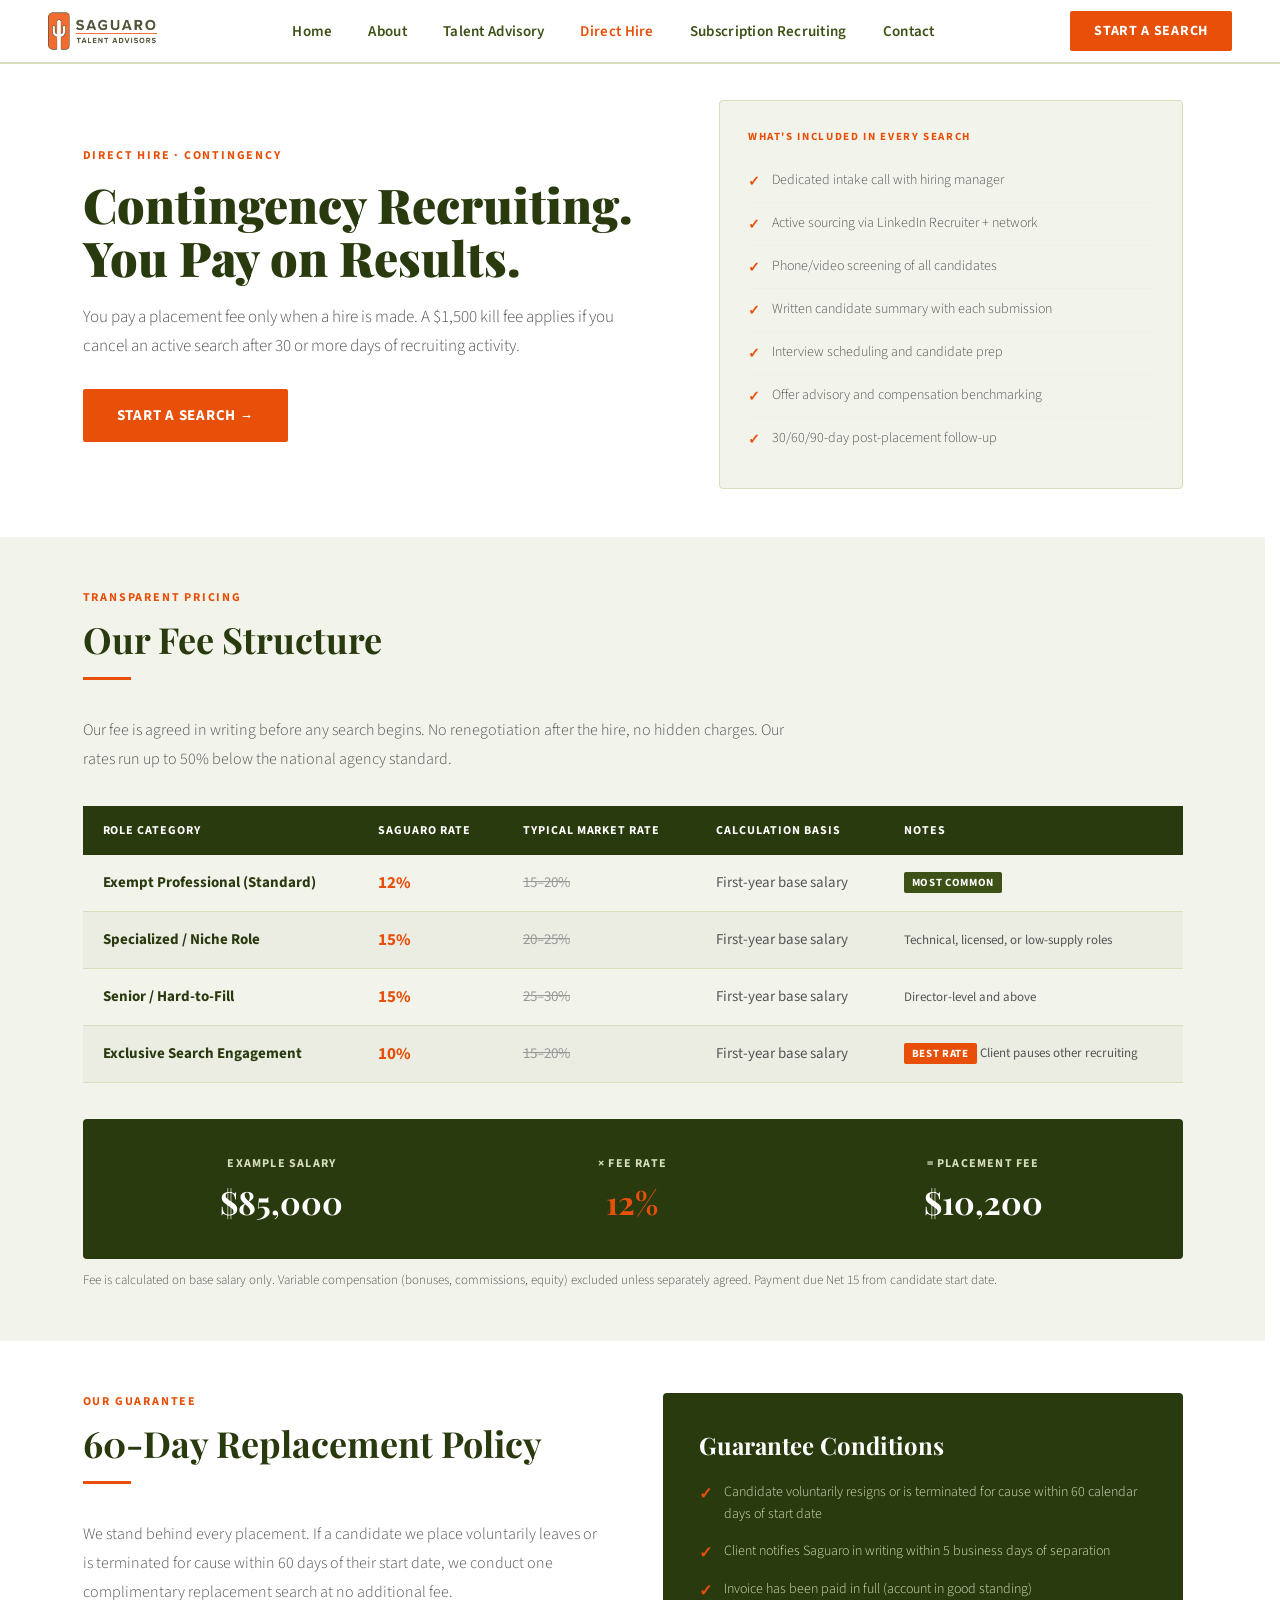
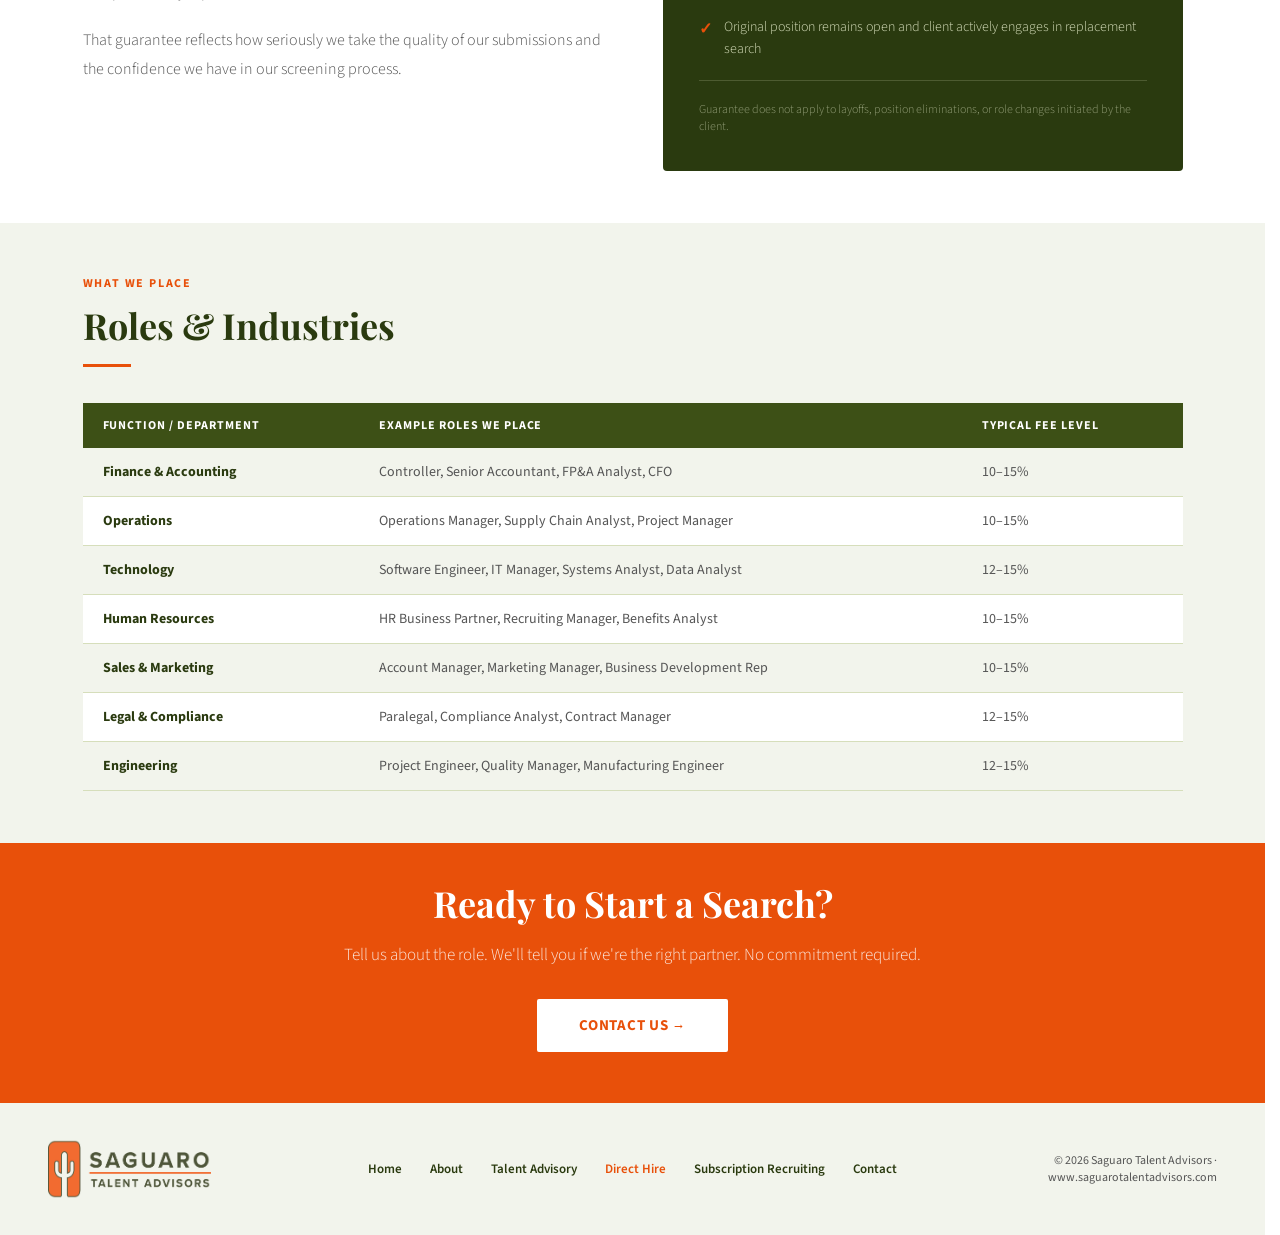
<file: hiring/index.html>
<!DOCTYPE html>
<html lang="en">
<head>
<meta charset="UTF-8">
<meta name="viewport" content="width=device-width, initial-scale=1.0">
<title>Direct Hire Recruiting | Saguaro Talent Advisors</title>
<link rel="preload" href="../assets/fonts/263ee033c4d2.woff2" as="font" type="font/woff2" crossorigin>
<link href="../assets/fonts/fonts.css" rel="stylesheet">
<style>
  :root { --green:#3D5016; --dark-green:#2A3A0F; --orange:#E8500A; --sage:#F2F4EC; --mid-sage:#D6DEBB; --gray:#555555; --white:#ffffff; }
  * { margin:0; padding:0; box-sizing:border-box; }
  body { font-family:'Source Sans 3','Source Sans 3 Fallback',sans-serif; color:var(--gray); background:var(--white); }

  .page-hero { margin-top: 64px; background:var(--white); padding:36px 48px 48px 48px; }
  .page-hero-inner { max-width:1100px; margin:0 auto; display:grid; grid-template-columns:1.2fr 1fr; gap:80px; align-items:center; }
  .eyebrow { color:var(--orange); font-size:12px; font-weight:700; letter-spacing:0.15em; text-transform:uppercase; margin-bottom:14px; }
  .page-hero h1 { font-family:'Playfair Display',serif; font-size:48px; font-weight:900; color:var(--dark-green); line-height:1.1; margin-bottom:20px; }
  .page-hero p { font-size:17px; color:var(--gray); line-height:1.7; font-weight:300; margin-bottom:28px; }

  .hero-checklist { background:var(--sage); border:1px solid var(--mid-sage); border-radius:4px; padding:28px; }
  .hero-checklist-title { color:var(--orange); font-size:11px; font-weight:700; letter-spacing:0.15em; text-transform:uppercase; margin-bottom:16px; }
  .check-item { display:flex; align-items:flex-start; gap:12px; padding:10px 0; border-bottom:1px solid rgba(214,222,187,0.12); }
  .check-item:last-child { border-bottom:none; }
  .check-icon { color:var(--orange); font-weight:700; font-size:14px; flex-shrink:0; margin-top:2px; }
  .check-text { color:var(--gray); font-size:14px; font-weight:300; line-height:1.5; }

  .section { padding:52px 48px; max-width:1100px; margin:0 auto; }
  .section-eyebrow { color:var(--orange); font-size:12px; font-weight:700; letter-spacing:0.15em; text-transform:uppercase; margin-bottom:12px; }
  .section-title { font-family:'Playfair Display',serif; font-size:36px; font-weight:700; color:var(--dark-green); margin-bottom:16px; line-height:1.2; }
  .divider { width:48px; height:3px; background:var(--orange); margin:12px 0 36px; }
  .body-text { font-size:16px; line-height:1.8; color:var(--gray); font-weight:300; margin-bottom:20px; max-width:720px; }


  /* FEE TABLE */
  .fee-section { background:var(--sage); padding:52px 48px; }
  .fee-inner { max-width:1100px; margin:0 auto; }
  .fee-table { width:100%; border-collapse:collapse; margin-top:32px; font-size:15px; }
  .fee-table thead tr { background:var(--dark-green); }
  .fee-table th { padding:16px 20px; text-align:left; color:var(--white); font-size:12px; font-weight:700; letter-spacing:0.08em; text-transform:uppercase; }
  .fee-table td { padding:16px 20px; border-bottom:1px solid var(--mid-sage); vertical-align:middle; }
  .fee-table tr:nth-child(even) td { background:rgba(61,80,22,0.04); }
  .fee-table td:first-child { font-weight:700; color:var(--dark-green); }
  .fee-table td:nth-child(2) { color:var(--orange); font-weight:700; font-size:17px; }
  .fee-table td:nth-child(3) { color:#999; text-decoration:line-through; }
  .fee-table td:last-child { font-size:13px; }
  .badge { display:inline-block; background:var(--orange); color:white; font-size:11px; font-weight:700; padding:3px 8px; border-radius:2px; letter-spacing:0.06em; text-transform:uppercase; }
  .badge-green { background:var(--green); }

  /* EXAMPLE CALC */
  .calc-box { background:var(--dark-green); border-radius:4px; padding:36px; margin-top:36px; display:grid; grid-template-columns:1fr 1fr 1fr; gap:24px; text-align:center; }
  .calc-item { }
  .calc-label { color:var(--mid-sage); font-size:12px; font-weight:700; letter-spacing:0.1em; text-transform:uppercase; margin-bottom:8px; }
  .calc-value { font-family:'Playfair Display',serif; font-size:32px; font-weight:700; color:var(--white); }
  .calc-value.orange { color:var(--orange); }
  .calc-arrow { display:flex; align-items:center; justify-content:center; font-size:28px; color:var(--orange); }

  /* GUARANTEE */
  .guarantee-section { padding:52px 48px; }
  .guarantee-inner { max-width:1100px; margin:0 auto; display:grid; grid-template-columns:1fr 1fr; gap:60px; align-items:start; }
  .guarantee-box { background:var(--dark-green); padding:36px; border-radius:4px; }
  .guarantee-box h3 { font-family:'Playfair Display',serif; font-size:24px; color:var(--white); margin-bottom:20px; }
  .guarantee-item { display:flex; gap:12px; margin-bottom:14px; align-items:flex-start; }
  .guarantee-check { color:var(--orange); font-weight:700; flex-shrink:0; margin-top:2px; }
  .guarantee-text { color:var(--mid-sage); font-size:14px; line-height:1.6; font-weight:300; }

  /* ROLES TABLE */
  .roles-section { background:var(--sage); padding:52px 48px; }
  .roles-inner { max-width:1100px; margin:0 auto; }
  .roles-table { width:100%; border-collapse:collapse; margin-top:32px; }
  .roles-table th { background:var(--green); color:var(--white); padding:14px 20px; text-align:left; font-size:12px; font-weight:700; letter-spacing:0.08em; text-transform:uppercase; }
  .roles-table td { padding:14px 20px; border-bottom:1px solid var(--mid-sage); font-size:14px; }
  .roles-table tr:nth-child(even) td { background:var(--white); }
  .roles-table td:first-child { font-weight:700; color:var(--dark-green); }

  .cta-band { background:var(--orange); padding:36px 48px 48px; text-align:center; }
  .cta-band h2 { font-family:'Playfair Display',serif; font-size:36px; font-weight:700; color:white; margin-bottom:16px; }
  .cta-band p { color:rgba(255,255,255,0.85); font-size:17px; margin-bottom:32px; font-weight:300; }

  

  .logo-text { font-family: Playfair Display, serif; font-size: 22px; font-weight: 900; color: var(--dark-green); letter-spacing: 0.08em; display: flex; flex-direction: column; line-height: 1; }
  .logo-sub { font-family: Source Sans 3, sans-serif; font-size: 9px; font-weight: 700; color: var(--orange); letter-spacing: 0.2em; text-transform: uppercase; margin-top: 3px; }

  /* ── MOBILE RESPONSIVE ── */
  @media (max-width: 768px) {

    .page-hero, .hero { padding: 48px 20px; }
    .page-hero-inner, .hero { grid-template-columns: 1fr !important; gap: 36px; }
    .page-hero h1, .hero h1 { font-size: 32px; }
    .page-hero p, .hero-sub { font-size: 15px; }
    .hero-ctas { flex-direction: column; }

    .section { padding: 48px 20px; }
    .two-col { grid-template-columns: 1fr !important; gap: 36px; }
    .section-title { font-size: 26px; }

    .steps { grid-template-columns: 1fr !important; }
    .services-grid { grid-template-columns: 1fr !important; }
    .serve-grid { grid-template-columns: 1fr !important; }
    .need-grid { grid-template-columns: 1fr !important; }
    .faq-grid { grid-template-columns: 1fr !important; }
    .testimonials-grid { grid-template-columns: 1fr !important; }

    .compare-section, .fee-section, .sage-section, .roles-section,
    .guarantee-section, .pricing-section, .faq-strip, .need-us-section,
    .training-section { padding: 48px 20px; }

    .fee-wrap { grid-template-columns: 1fr !important; gap: 36px; }
    .guarantee-inner { grid-template-columns: 1fr !important; gap: 36px; }
    .founder-inner { grid-template-columns: 1fr !important; gap: 36px; }
    .fee-inner, .sage-inner, .roles-inner, .pricing-inner,
    .faq-inner, .need-us-inner, .compare-wrap { padding: 0; }

    .stats-inner { grid-template-columns: 1fr 1fr !important; gap: 24px; }
    .stat-num { font-size: 36px; }

    .compare-table, .fee-table, .geo-table, .roles-table,
    .training-table, .pricing-table { font-size: 13px; }
    .compare-table th, .compare-table td,
    .fee-table th, .fee-table td,
    .geo-table th, .geo-table td,
    .roles-table th, .roles-table td,
    .training-table th, .training-table td,
    .pricing-table th, .pricing-table td { padding: 10px 12px; }

    .calc-box { grid-template-columns: 1fr !important; gap: 16px; text-align: center; }
    .process { display: block; }
    .process-step { grid-template-columns: 48px 1fr; gap: 16px; }
    .process-grid { grid-template-columns: 1fr !important; }

    .hero-card { margin-top: 0; }
    .stat-row { flex-direction: column; gap: 4px; }
    .stat-value { text-align: left !important; max-width: 100% !important; }

    .contact-section { grid-template-columns: 1fr !important; gap: 48px; padding: 48px 20px; }
    .form-row { grid-template-columns: 1fr !important; gap: 0; }

    .trust-bar { flex-wrap: wrap; gap: 16px; padding: 16px 20px; justify-content: flex-start; }
    .trust-item { font-size: 12px; }

    .cta-band { padding: 48px 20px; }
    .cta-band h2 { font-size: 26px; }


    .hero-checklist { margin-top: 8px; }
    .hero-services { margin-top: 8px; }

    .page-hero-inner { grid-template-columns: 1fr; }
  }

  @media (max-width: 480px) {
    .page-hero h1, .hero h1 { font-size: 26px; }
    .section-title { font-size: 22px; }
    .stats-inner { grid-template-columns: 1fr !important; }
    .compare-table thead { display: none; }
    .compare-table td { display: block; padding: 8px 12px; }
    .compare-table tr { border-bottom: 2px solid var(--mid-sage); margin-bottom: 8px; display: block; }
  }



  /* wide tables scroll inside this box on small screens instead of widening the page */
  .table-scroll { max-width:100%; overflow-x:auto; -webkit-overflow-scrolling:touch; margin-top:32px; }
  .table-scroll > table { margin-top:0; }
</style>
<link href="../assets/nav.css" rel="stylesheet">
<link href="../assets/site.css" rel="stylesheet">
</head>
<body>

<nav>
  <div class="nav-logo"><img src="../assets/img/logo.png" alt="Saguaro Talent Advisors"></div>
  <button class="nav-hamburger" id="navToggle" aria-label="Toggle menu">
    <span></span><span></span><span></span>
  </button>
  <ul class="nav-links">
    <li><a href='../'>Home</a></li>
    <li><a href='../about/'>About</a></li>
    <li><a href='../advisory/'>Talent Advisory</a></li>
    <li><a href='../hiring/' aria-current="page">Direct Hire</a></li>
    <li><a href='../subscription/'>Subscription Recruiting</a></li>
    <li><a href='../contact/'>Contact</a></li>
  </ul>
  <a class='nav-cta' href='../contact/'>Start a Search</a>
</nav>

<div class="page-hero">
  <div class="page-hero-inner">
    <div>
      <div class="eyebrow">Direct Hire · Contingency</div>
      <h1>Contingency Recruiting. You Pay on Results.</h1>
      <p>You pay a placement fee only when a hire is made. A $1,500 kill fee applies if you cancel an active search after 30 or more days of recruiting activity.</p>
      <a class='btn-orange' href='../contact/'>Start a Search →</a>
    </div>
    <div class="hero-checklist">
      <div class="hero-checklist-title">What's Included in Every Search</div>
      <div class="check-item"><span class="check-icon">✓</span><span class="check-text">Dedicated intake call with hiring manager</span></div>
      <div class="check-item"><span class="check-icon">✓</span><span class="check-text">Active sourcing via LinkedIn Recruiter + network</span></div>
      <div class="check-item"><span class="check-icon">✓</span><span class="check-text">Phone/video screening of all candidates</span></div>
      <div class="check-item"><span class="check-icon">✓</span><span class="check-text">Written candidate summary with each submission</span></div>
      <div class="check-item"><span class="check-icon">✓</span><span class="check-text">Interview scheduling and candidate prep</span></div>
      <div class="check-item"><span class="check-icon">✓</span><span class="check-text">Offer advisory and compensation benchmarking</span></div>
      <div class="check-item"><span class="check-icon">✓</span><span class="check-text">30/60/90-day post-placement follow-up</span></div>
    </div>
  </div>
</div>

<!-- FEE TABLE -->
<div class="fee-section">
  <div class="fee-inner">
    <div class="section-eyebrow">Transparent Pricing</div>
    <div class="section-title">Our Fee Structure</div>
    <div class="divider"></div>
    <p class="body-text">Our fee is agreed in writing before any search begins. No renegotiation after the hire, no hidden charges. Our rates run up to 50% below the national agency standard.</p>
    <div class="table-scroll"><table class="fee-table">
      <thead><tr><th>Role Category</th><th>Saguaro Rate</th><th>Typical Market Rate</th><th>Calculation Basis</th><th>Notes</th></tr></thead>
      <tbody>
        <tr><td>Exempt Professional (Standard)</td><td>12%</td><td>15–20%</td><td>First-year base salary</td><td><span class="badge badge-green">Most Common</span></td></tr>
        <tr><td>Specialized / Niche Role</td><td>15%</td><td>20–25%</td><td>First-year base salary</td><td>Technical, licensed, or low-supply roles</td></tr>
        <tr><td>Senior / Hard-to-Fill</td><td>15%</td><td>25–30%</td><td>First-year base salary</td><td>Director-level and above</td></tr>
        <tr><td>Exclusive Search Engagement</td><td>10%</td><td>15–20%</td><td>First-year base salary</td><td><span class="badge">Best Rate</span> Client pauses other recruiting</td></tr>
      </tbody>
    </table></div>

    <div class="calc-box">
      <div class="calc-item"><div class="calc-label">Example Salary</div><div class="calc-value">$85,000</div></div>
      <div class="calc-item"><div class="calc-label">× Fee Rate</div><div class="calc-value orange">12%</div></div>
      <div class="calc-item"><div class="calc-label">= Placement Fee</div><div class="calc-value">$10,200</div></div>
    </div>
    <p style="font-size:13px; color:var(--gray); margin-top:12px; font-weight:300;">Fee is calculated on base salary only. Variable compensation (bonuses, commissions, equity) excluded unless separately agreed. Payment due Net 15 from candidate start date.</p>
  </div>
</div>

<!-- GUARANTEE -->
<div class="guarantee-section">
  <div class="guarantee-inner">
    <div>
      <div class="section-eyebrow">Our Guarantee</div>
      <div class="section-title">60-Day Replacement Policy</div>
      <div class="divider"></div>
      <p class="body-text">We stand behind every placement. If a candidate we place voluntarily leaves or is terminated for cause within 60 days of their start date, we conduct one complimentary replacement search at no additional fee.</p>
      <p class="body-text">That guarantee reflects how seriously we take the quality of our submissions and the confidence we have in our screening process.</p>
    </div>
    <div class="guarantee-box">
      <h3>Guarantee Conditions</h3>
      <div class="guarantee-item"><span class="guarantee-check">✓</span><span class="guarantee-text">Candidate voluntarily resigns or is terminated for cause within 60 calendar days of start date</span></div>
      <div class="guarantee-item"><span class="guarantee-check">✓</span><span class="guarantee-text">Client notifies Saguaro in writing within 5 business days of separation</span></div>
      <div class="guarantee-item"><span class="guarantee-check">✓</span><span class="guarantee-text">Invoice has been paid in full (account in good standing)</span></div>
      <div class="guarantee-item"><span class="guarantee-check">✓</span><span class="guarantee-text">Original position remains open and client actively engages in replacement search</span></div>
      <div style="margin-top:20px; padding-top:20px; border-top:1px solid rgba(214,222,187,0.2);">
        <p style="color:rgba(214,222,187,0.6); font-size:12px; font-weight:300;">Guarantee does not apply to layoffs, position eliminations, or role changes initiated by the client.</p>
      </div>
    </div>
  </div>
</div>

<!-- ROLES WE PLACE -->
<div class="roles-section">
  <div class="roles-inner">
    <div class="section-eyebrow">What We Place</div>
    <div class="section-title">Roles & Industries</div>
    <div class="divider"></div>
    <div class="table-scroll"><table class="roles-table">
      <thead><tr><th>Function / Department</th><th>Example Roles We Place</th><th>Typical Fee Level</th></tr></thead>
      <tbody>
        <tr><td>Finance & Accounting</td><td>Controller, Senior Accountant, FP&A Analyst, CFO</td><td>10–15%</td></tr>
        <tr><td>Operations</td><td>Operations Manager, Supply Chain Analyst, Project Manager</td><td>10–15%</td></tr>
        <tr><td>Technology</td><td>Software Engineer, IT Manager, Systems Analyst, Data Analyst</td><td>12–15%</td></tr>
        <tr><td>Human Resources</td><td>HR Business Partner, Recruiting Manager, Benefits Analyst</td><td>10–15%</td></tr>
        <tr><td>Sales & Marketing</td><td>Account Manager, Marketing Manager, Business Development Rep</td><td>10–15%</td></tr>
        <tr><td>Legal & Compliance</td><td>Paralegal, Compliance Analyst, Contract Manager</td><td>12–15%</td></tr>
        <tr><td>Engineering</td><td>Project Engineer, Quality Manager, Manufacturing Engineer</td><td>12–15%</td></tr>
      </tbody>
    </table></div>
  </div>
</div>

<div class="cta-band">
  <h2>Ready to Start a Search?</h2>
  <p>Tell us about the role. We'll tell you if we're the right partner. No commitment required.</p>
  <a class='btn-white' href='../contact/'>Contact Us →</a>
</div>

<footer>
  <div class="footer-logo"><img src="../assets/img/logo.png" alt="Saguaro Talent Advisors" width="163" height="60"></div>
  <div class="footer-links"><a href='../'>Home</a><a href='../about/'>About</a><a href='../advisory/'>Talent Advisory</a><a href='../hiring/' aria-current='page'>Direct Hire</a><a href='../subscription/'>Subscription Recruiting</a><a href='../contact/'>Contact</a></div>
  <div class="footer-copy">© 2026 Saguaro Talent Advisors · www.saguarotalentadvisors.com</div>
</footer>

<script>
  const toggle = document.getElementById('navToggle');
  const links = document.querySelector('.nav-links');
  if (toggle && links) {
    toggle.addEventListener('click', () => {
      toggle.classList.toggle('open');
      links.classList.toggle('open');
      document.body.style.overflow = links.classList.contains('open') ? 'hidden' : '';
    });
    links.querySelectorAll('a').forEach(a => {
      a.addEventListener('click', () => {
        toggle.classList.remove('open');
        links.classList.remove('open');
        document.body.style.overflow = '';
      });
    });
  }
</script>

</body>
</html>
</file>
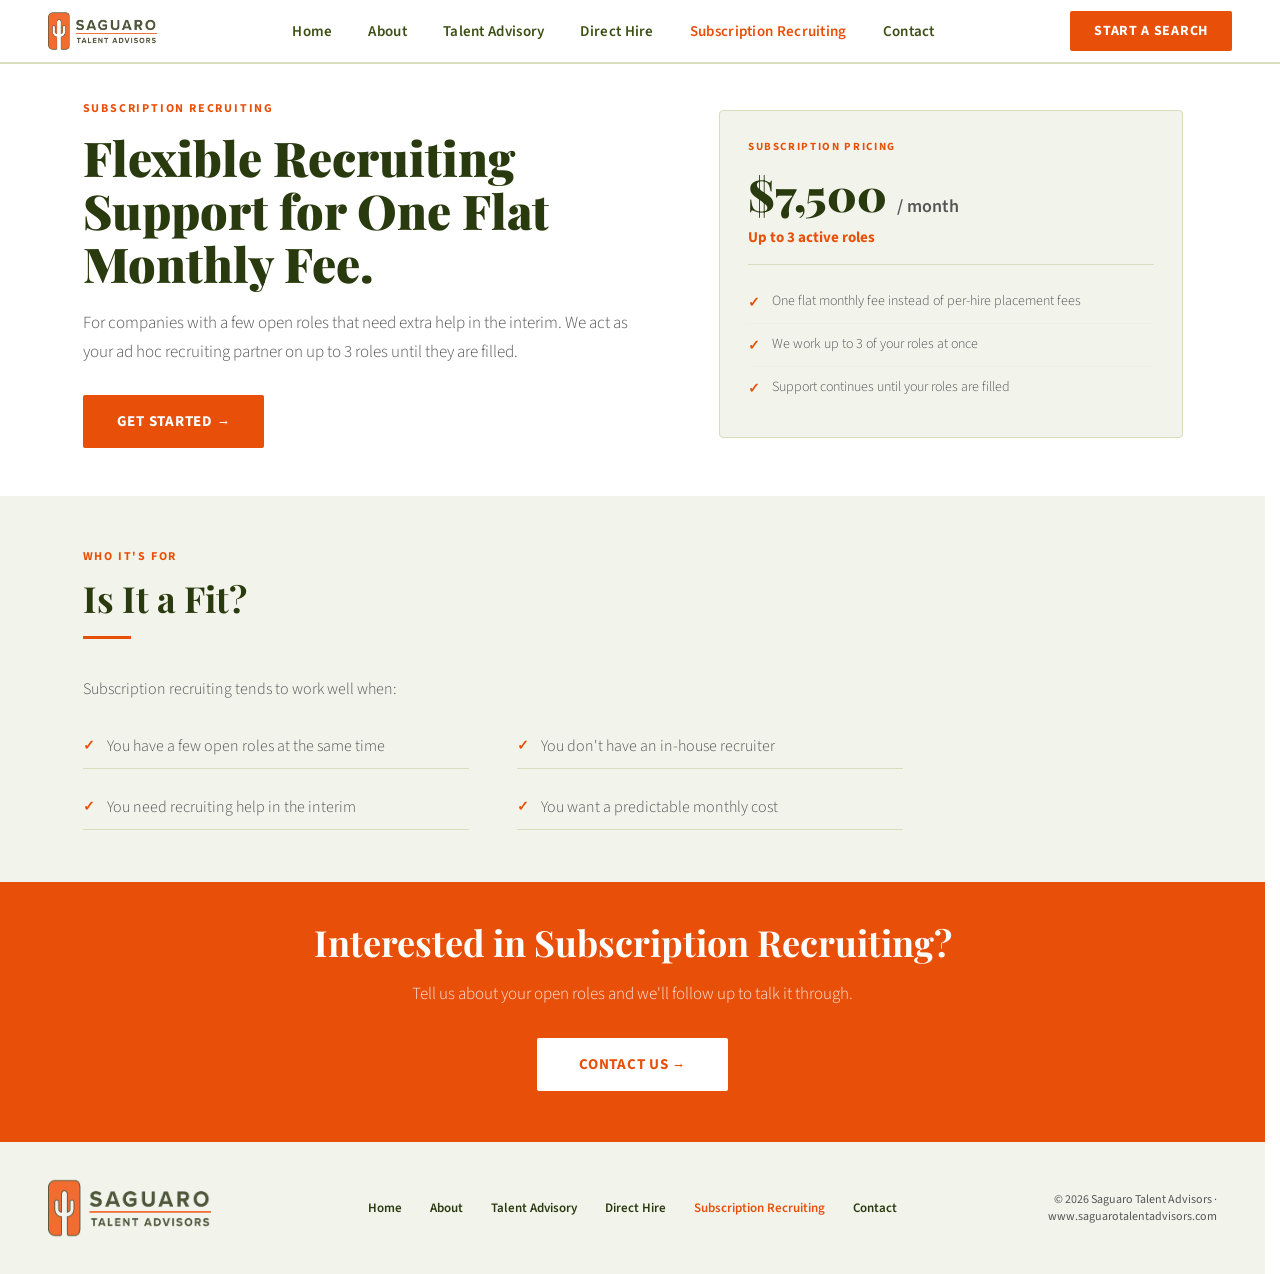
<file: subscription/index.html>
<!DOCTYPE html>
<html lang="en">
<head>
<meta charset="UTF-8">
<meta name="viewport" content="width=device-width, initial-scale=1.0">
<title>Subscription Recruiting | Saguaro Talent Advisors</title>
<link rel="preload" href="../assets/fonts/263ee033c4d2.woff2" as="font" type="font/woff2" crossorigin>
<link href="../assets/fonts/fonts.css" rel="stylesheet">
<style>
  :root { --green:#3D5016; --dark-green:#2A3A0F; --orange:#E8500A; --sage:#F2F4EC; --mid-sage:#D6DEBB; --gray:#555555; --white:#ffffff; }
  * { margin:0; padding:0; box-sizing:border-box; }
  body { font-family:'Source Sans 3','Source Sans 3 Fallback',sans-serif; color:var(--gray); background:var(--white); }

  .page-hero { margin-top: 64px; background:var(--white); padding:36px 48px 48px 48px; }
  .page-hero-inner { max-width:1100px; margin:0 auto; display:grid; grid-template-columns:1.2fr 1fr; gap:80px; align-items:center; }
  .eyebrow { color:var(--orange); font-size:12px; font-weight:700; letter-spacing:0.15em; text-transform:uppercase; margin-bottom:14px; }
  .page-hero h1 { font-family:'Playfair Display',serif; font-size:48px; font-weight:900; color:var(--dark-green); line-height:1.1; margin-bottom:20px; }
  .page-hero p { font-size:17px; color:var(--gray); line-height:1.7; font-weight:300; margin-bottom:28px; }

  .hero-checklist { background:var(--sage); border:1px solid var(--mid-sage); border-radius:4px; padding:28px; }
  .hero-checklist-title { color:var(--orange); font-size:11px; font-weight:700; letter-spacing:0.15em; text-transform:uppercase; margin-bottom:16px; }
  .check-item { display:flex; align-items:flex-start; gap:12px; padding:10px 0; border-bottom:1px solid rgba(214,222,187,0.12); }
  .check-item:last-child { border-bottom:none; }
  .check-icon { color:var(--orange); font-weight:700; font-size:14px; flex-shrink:0; margin-top:2px; }
  .check-text { color:var(--gray); font-size:14px; font-weight:300; line-height:1.5; }

  .section { padding:52px 48px; max-width:1100px; margin:0 auto; }
  .section-eyebrow { color:var(--orange); font-size:12px; font-weight:700; letter-spacing:0.15em; text-transform:uppercase; margin-bottom:12px; }
  .section-title { font-family:'Playfair Display',serif; font-size:36px; font-weight:700; color:var(--dark-green); margin-bottom:16px; line-height:1.2; }
  .divider { width:48px; height:3px; background:var(--orange); margin:12px 0 36px; }
  .body-text { font-size:16px; line-height:1.8; color:var(--gray); font-weight:300; margin-bottom:20px; max-width:720px; }


  /* FEE TABLE */
  .fee-section { background:var(--sage); padding:52px 48px; }
  .fee-inner { max-width:1100px; margin:0 auto; }
  .fee-table { width:100%; border-collapse:collapse; margin-top:32px; font-size:15px; }
  .fee-table thead tr { background:var(--dark-green); }
  .fee-table th { padding:16px 20px; text-align:left; color:var(--white); font-size:12px; font-weight:700; letter-spacing:0.08em; text-transform:uppercase; }
  .fee-table td { padding:16px 20px; border-bottom:1px solid var(--mid-sage); vertical-align:middle; }
  .fee-table tr:nth-child(even) td { background:rgba(61,80,22,0.04); }
  .fee-table td:first-child { font-weight:700; color:var(--dark-green); }
  .fee-table td:nth-child(2) { color:var(--orange); font-weight:700; font-size:17px; }
  .fee-table td:nth-child(3) { color:#999; text-decoration:line-through; }
  .fee-table td:last-child { font-size:13px; }
  .badge { display:inline-block; background:var(--orange); color:white; font-size:11px; font-weight:700; padding:3px 8px; border-radius:2px; letter-spacing:0.06em; text-transform:uppercase; }
  .badge-green { background:var(--green); }

  /* EXAMPLE CALC */
  .calc-box { background:var(--dark-green); border-radius:4px; padding:36px; margin-top:36px; display:grid; grid-template-columns:1fr 1fr 1fr; gap:24px; text-align:center; }
  .calc-item { }
  .calc-label { color:var(--mid-sage); font-size:12px; font-weight:700; letter-spacing:0.1em; text-transform:uppercase; margin-bottom:8px; }
  .calc-value { font-family:'Playfair Display',serif; font-size:32px; font-weight:700; color:var(--white); }
  .calc-value.orange { color:var(--orange); }
  .calc-arrow { display:flex; align-items:center; justify-content:center; font-size:28px; color:var(--orange); }

  /* GUARANTEE */
  .guarantee-section { padding:52px 48px; }
  .guarantee-inner { max-width:1100px; margin:0 auto; display:grid; grid-template-columns:1fr 1fr; gap:60px; align-items:start; }
  .guarantee-box { background:var(--dark-green); padding:36px; border-radius:4px; }
  .guarantee-box h3 { font-family:'Playfair Display',serif; font-size:24px; color:var(--white); margin-bottom:20px; }
  .guarantee-item { display:flex; gap:12px; margin-bottom:14px; align-items:flex-start; }
  .guarantee-check { color:var(--orange); font-weight:700; flex-shrink:0; margin-top:2px; }
  .guarantee-text { color:var(--mid-sage); font-size:14px; line-height:1.6; font-weight:300; }

  /* ROLES TABLE */
  .roles-section { background:var(--sage); padding:52px 48px; }
  .roles-inner { max-width:1100px; margin:0 auto; }
  .roles-table { width:100%; border-collapse:collapse; margin-top:32px; }
  .roles-table th { background:var(--green); color:var(--white); padding:14px 20px; text-align:left; font-size:12px; font-weight:700; letter-spacing:0.08em; text-transform:uppercase; }
  .roles-table td { padding:14px 20px; border-bottom:1px solid var(--mid-sage); font-size:14px; }
  .roles-table tr:nth-child(even) td { background:var(--white); }
  .roles-table td:first-child { font-weight:700; color:var(--dark-green); }

  .cta-band { background:var(--orange); padding:36px 48px 48px; text-align:center; }
  .cta-band h2 { font-family:'Playfair Display',serif; font-size:36px; font-weight:700; color:white; margin-bottom:16px; }
  .cta-band p { color:rgba(255,255,255,0.85); font-size:17px; margin-bottom:32px; font-weight:300; }

  

  .logo-text { font-family: Playfair Display, serif; font-size: 22px; font-weight: 900; color: var(--dark-green); letter-spacing: 0.08em; display: flex; flex-direction: column; line-height: 1; }
  .logo-sub { font-family: Source Sans 3, sans-serif; font-size: 9px; font-weight: 700; color: var(--orange); letter-spacing: 0.2em; text-transform: uppercase; margin-top: 3px; }

  /* ── MOBILE RESPONSIVE ── */
  @media (max-width: 768px) {

    .page-hero, .hero { padding: 48px 20px; }
    .page-hero-inner, .hero { grid-template-columns: 1fr !important; gap: 36px; }
    .page-hero h1, .hero h1 { font-size: 32px; }
    .page-hero p, .hero-sub { font-size: 15px; }
    .hero-ctas { flex-direction: column; }

    .section { padding: 48px 20px; }
    .two-col { grid-template-columns: 1fr !important; gap: 36px; }
    .section-title { font-size: 26px; }

    .steps { grid-template-columns: 1fr !important; }
    .services-grid { grid-template-columns: 1fr !important; }
    .serve-grid { grid-template-columns: 1fr !important; }
    .need-grid { grid-template-columns: 1fr !important; }
    .faq-grid { grid-template-columns: 1fr !important; }
    .testimonials-grid { grid-template-columns: 1fr !important; }

    .compare-section, .fee-section, .sage-section, .roles-section,
    .guarantee-section, .pricing-section, .faq-strip, .need-us-section,
    .training-section { padding: 48px 20px; }

    .fee-wrap { grid-template-columns: 1fr !important; gap: 36px; }
    .guarantee-inner { grid-template-columns: 1fr !important; gap: 36px; }
    .founder-inner { grid-template-columns: 1fr !important; gap: 36px; }
    .fee-inner, .sage-inner, .roles-inner, .pricing-inner,
    .faq-inner, .need-us-inner, .compare-wrap { padding: 0; }

    .stats-inner { grid-template-columns: 1fr 1fr !important; gap: 24px; }
    .stat-num { font-size: 36px; }

    .compare-table, .fee-table, .geo-table, .roles-table,
    .training-table, .pricing-table { font-size: 13px; }
    .compare-table th, .compare-table td,
    .fee-table th, .fee-table td,
    .geo-table th, .geo-table td,
    .roles-table th, .roles-table td,
    .training-table th, .training-table td,
    .pricing-table th, .pricing-table td { padding: 10px 12px; }

    .calc-box { grid-template-columns: 1fr !important; gap: 16px; text-align: center; }
    .process { display: block; }
    .process-step { grid-template-columns: 48px 1fr; gap: 16px; }
    .process-grid { grid-template-columns: 1fr !important; }

    .hero-card { margin-top: 0; }
    .stat-row { flex-direction: column; gap: 4px; }
    .stat-value { text-align: left !important; max-width: 100% !important; }

    .contact-section { grid-template-columns: 1fr !important; gap: 48px; padding: 48px 20px; }
    .form-row { grid-template-columns: 1fr !important; gap: 0; }

    .trust-bar { flex-wrap: wrap; gap: 16px; padding: 16px 20px; justify-content: flex-start; }
    .trust-item { font-size: 12px; }

    .cta-band { padding: 48px 20px; }
    .cta-band h2 { font-size: 26px; }


    .hero-checklist { margin-top: 8px; }
    .hero-services { margin-top: 8px; }

    .page-hero-inner { grid-template-columns: 1fr; }
  }

  @media (max-width: 480px) {
    .page-hero h1, .hero h1 { font-size: 26px; }
    .section-title { font-size: 22px; }
    .stats-inner { grid-template-columns: 1fr !important; }
    .compare-table thead { display: none; }
    .compare-table td { display: block; padding: 8px 12px; }
    .compare-table tr { border-bottom: 2px solid var(--mid-sage); margin-bottom: 8px; display: block; }
  }



  /* wide tables scroll inside this box on small screens instead of widening the page */
  .table-scroll { max-width:100%; overflow-x:auto; -webkit-overflow-scrolling:touch; margin-top:32px; }
  .table-scroll > table { margin-top:0; }

  /* SUBSCRIPTION PRICING CARD */
  .price-amount { font-family:'Playfair Display',serif; font-size:44px; font-weight:900; color:var(--dark-green); line-height:1.1; }
  .price-amount span { font-family:'Source Sans 3','Source Sans 3 Fallback',sans-serif; font-size:18px; font-weight:600; color:var(--gray); }
  .price-roles { color:var(--orange); font-size:15px; font-weight:700; margin:8px 0 16px; padding-bottom:16px; border-bottom:1px solid var(--mid-sage); }

  /* FIT LIST */
  .fit-section { background:var(--sage); padding:52px 48px; }
  .fit-inner { max-width:1100px; margin:0 auto; }
  .fit-grid { display:grid; grid-template-columns:1fr 1fr; gap:16px 48px; max-width:820px; }
  .fit-grid .check-item { border-bottom:1px solid var(--mid-sage); }
  .fit-grid .check-text { font-size:16px; }
  @media (max-width: 768px) {
    .fit-section { padding: 48px 20px; }
    .fit-grid { grid-template-columns: 1fr; gap: 0; }
    .price-amount { font-size: 36px; }
  }
</style>
<link href="../assets/nav.css" rel="stylesheet">
<link href="../assets/site.css" rel="stylesheet">
</head>
<body>

<nav>
  <div class="nav-logo"><img src="../assets/img/logo.png" alt="Saguaro Talent Advisors"></div>
  <button class="nav-hamburger" id="navToggle" aria-label="Toggle menu">
    <span></span><span></span><span></span>
  </button>
  <ul class="nav-links">
    <li><a href='../'>Home</a></li>
    <li><a href='../about/'>About</a></li>
    <li><a href='../advisory/'>Talent Advisory</a></li>
    <li><a href='../hiring/'>Direct Hire</a></li>
    <li><a href='../subscription/' aria-current="page">Subscription Recruiting</a></li>
    <li><a href='../contact/'>Contact</a></li>
  </ul>
  <a class='nav-cta' href='../contact/'>Start a Search</a>
</nav>

<div class="page-hero">
  <div class="page-hero-inner">
    <div>
      <div class="eyebrow">Subscription Recruiting</div>
      <h1>Flexible Recruiting Support for One Flat Monthly Fee.</h1>
      <p>For companies with a few open roles that need extra help in the interim. We act as your ad hoc recruiting partner on up to 3 roles until they are filled.</p>
      <a class='btn-orange' href='../contact/'>Get Started →</a>
    </div>
    <div class="hero-checklist">
      <div class="hero-checklist-title">Subscription Pricing</div>
      <div class="price-amount">$7,500 <span>/ month</span></div>
      <div class="price-roles">Up to 3 active roles</div>
      <div class="check-item"><span class="check-icon">✓</span><span class="check-text">One flat monthly fee instead of per-hire placement fees</span></div>
      <div class="check-item"><span class="check-icon">✓</span><span class="check-text">We work up to 3 of your roles at once</span></div>
      <div class="check-item"><span class="check-icon">✓</span><span class="check-text">Support continues until your roles are filled</span></div>
    </div>
  </div>
</div>

<!-- FIT -->
<div class="fit-section">
  <div class="fit-inner">
    <div class="section-eyebrow">Who It's For</div>
    <div class="section-title">Is It a Fit?</div>
    <div class="divider"></div>
    <p class="body-text">Subscription recruiting tends to work well when:</p>
    <div class="fit-grid">
      <div class="check-item"><span class="check-icon">✓</span><span class="check-text">You have a few open roles at the same time</span></div>
      <div class="check-item"><span class="check-icon">✓</span><span class="check-text">You don't have an in-house recruiter</span></div>
      <div class="check-item"><span class="check-icon">✓</span><span class="check-text">You need recruiting help in the interim</span></div>
      <div class="check-item"><span class="check-icon">✓</span><span class="check-text">You want a predictable monthly cost</span></div>
    </div>
  </div>
</div>

<div class="cta-band">
  <h2>Interested in Subscription Recruiting?</h2>
  <p>Tell us about your open roles and we'll follow up to talk it through.</p>
  <a class='btn-white' href='../contact/'>Contact Us →</a>
</div>

<footer>
  <div class="footer-logo"><img src="../assets/img/logo.png" alt="Saguaro Talent Advisors" width="163" height="60"></div>
  <div class="footer-links"><a href='../'>Home</a><a href='../about/'>About</a><a href='../advisory/'>Talent Advisory</a><a href='../hiring/'>Direct Hire</a><a href='../subscription/' aria-current='page'>Subscription Recruiting</a><a href='../contact/'>Contact</a></div>
  <div class="footer-copy">© 2026 Saguaro Talent Advisors · www.saguarotalentadvisors.com</div>
</footer>

<script>
  const toggle = document.getElementById('navToggle');
  const links = document.querySelector('.nav-links');
  if (toggle && links) {
    toggle.addEventListener('click', () => {
      toggle.classList.toggle('open');
      links.classList.toggle('open');
      document.body.style.overflow = links.classList.contains('open') ? 'hidden' : '';
    });
    links.querySelectorAll('a').forEach(a => {
      a.addEventListener('click', () => {
        toggle.classList.remove('open');
        links.classList.remove('open');
        document.body.style.overflow = '';
      });
    });
  }
</script>

</body>
</html>
</file>
<file: assets/fonts/fonts.css>
/* Self-hosted Google Fonts: Playfair Display & Source Sans 3 (SIL Open Font License 1.1) */
/* cyrillic */
@font-face {
  font-family: 'Playfair Display';
  font-style: normal;
  font-weight: 400;
  font-display: swap;
  src: url(64b566ad864f.woff2) format('woff2');
  unicode-range: U+0301, U+0400-045F, U+0490-0491, U+04B0-04B1, U+2116;
}
/* vietnamese */
@font-face {
  font-family: 'Playfair Display';
  font-style: normal;
  font-weight: 400;
  font-display: swap;
  src: url(2ac5e2f25b27.woff2) format('woff2');
  unicode-range: U+0102-0103, U+0110-0111, U+0128-0129, U+0168-0169, U+01A0-01A1, U+01AF-01B0, U+0300-0301, U+0303-0304, U+0308-0309, U+0323, U+0329, U+1EA0-1EF9, U+20AB;
}
/* latin-ext */
@font-face {
  font-family: 'Playfair Display';
  font-style: normal;
  font-weight: 400;
  font-display: swap;
  src: url(4136269b36a2.woff2) format('woff2');
  unicode-range: U+0100-02BA, U+02BD-02C5, U+02C7-02CC, U+02CE-02D7, U+02DD-02FF, U+0304, U+0308, U+0329, U+1D00-1DBF, U+1E00-1E9F, U+1EF2-1EFF, U+2020, U+20A0-20AB, U+20AD-20C4, U+2113, U+2C60-2C7F, U+A720-A7FF;
}
/* latin */
@font-face {
  font-family: 'Playfair Display';
  font-style: normal;
  font-weight: 400;
  font-display: swap;
  src: url(48d1e9cdfb4d.woff2) format('woff2');
  unicode-range: U+0000-00FF, U+0131, U+0152-0153, U+02BB-02BC, U+02C6, U+02DA, U+02DC, U+0304, U+0308, U+0329, U+2000-206F, U+20AC, U+2122, U+2191, U+2193, U+2212, U+2215, U+FEFF, U+FFFD;
}
/* cyrillic */
@font-face {
  font-family: 'Playfair Display';
  font-style: normal;
  font-weight: 700;
  font-display: swap;
  src: url(64b566ad864f.woff2) format('woff2');
  unicode-range: U+0301, U+0400-045F, U+0490-0491, U+04B0-04B1, U+2116;
}
/* vietnamese */
@font-face {
  font-family: 'Playfair Display';
  font-style: normal;
  font-weight: 700;
  font-display: swap;
  src: url(2ac5e2f25b27.woff2) format('woff2');
  unicode-range: U+0102-0103, U+0110-0111, U+0128-0129, U+0168-0169, U+01A0-01A1, U+01AF-01B0, U+0300-0301, U+0303-0304, U+0308-0309, U+0323, U+0329, U+1EA0-1EF9, U+20AB;
}
/* latin-ext */
@font-face {
  font-family: 'Playfair Display';
  font-style: normal;
  font-weight: 700;
  font-display: swap;
  src: url(4136269b36a2.woff2) format('woff2');
  unicode-range: U+0100-02BA, U+02BD-02C5, U+02C7-02CC, U+02CE-02D7, U+02DD-02FF, U+0304, U+0308, U+0329, U+1D00-1DBF, U+1E00-1E9F, U+1EF2-1EFF, U+2020, U+20A0-20AB, U+20AD-20C4, U+2113, U+2C60-2C7F, U+A720-A7FF;
}
/* latin */
@font-face {
  font-family: 'Playfair Display';
  font-style: normal;
  font-weight: 700;
  font-display: swap;
  src: url(48d1e9cdfb4d.woff2) format('woff2');
  unicode-range: U+0000-00FF, U+0131, U+0152-0153, U+02BB-02BC, U+02C6, U+02DA, U+02DC, U+0304, U+0308, U+0329, U+2000-206F, U+20AC, U+2122, U+2191, U+2193, U+2212, U+2215, U+FEFF, U+FFFD;
}
/* cyrillic */
@font-face {
  font-family: 'Playfair Display';
  font-style: normal;
  font-weight: 900;
  font-display: swap;
  src: url(64b566ad864f.woff2) format('woff2');
  unicode-range: U+0301, U+0400-045F, U+0490-0491, U+04B0-04B1, U+2116;
}
/* vietnamese */
@font-face {
  font-family: 'Playfair Display';
  font-style: normal;
  font-weight: 900;
  font-display: swap;
  src: url(2ac5e2f25b27.woff2) format('woff2');
  unicode-range: U+0102-0103, U+0110-0111, U+0128-0129, U+0168-0169, U+01A0-01A1, U+01AF-01B0, U+0300-0301, U+0303-0304, U+0308-0309, U+0323, U+0329, U+1EA0-1EF9, U+20AB;
}
/* latin-ext */
@font-face {
  font-family: 'Playfair Display';
  font-style: normal;
  font-weight: 900;
  font-display: swap;
  src: url(4136269b36a2.woff2) format('woff2');
  unicode-range: U+0100-02BA, U+02BD-02C5, U+02C7-02CC, U+02CE-02D7, U+02DD-02FF, U+0304, U+0308, U+0329, U+1D00-1DBF, U+1E00-1E9F, U+1EF2-1EFF, U+2020, U+20A0-20AB, U+20AD-20C4, U+2113, U+2C60-2C7F, U+A720-A7FF;
}
/* latin */
@font-face {
  font-family: 'Playfair Display';
  font-style: normal;
  font-weight: 900;
  font-display: swap;
  src: url(48d1e9cdfb4d.woff2) format('woff2');
  unicode-range: U+0000-00FF, U+0131, U+0152-0153, U+02BB-02BC, U+02C6, U+02DA, U+02DC, U+0304, U+0308, U+0329, U+2000-206F, U+20AC, U+2122, U+2191, U+2193, U+2212, U+2215, U+FEFF, U+FFFD;
}
/* cyrillic-ext */
@font-face {
  font-family: 'Source Sans 3';
  font-style: normal;
  font-weight: 300;
  font-display: swap;
  src: url(87da16d0e196.woff2) format('woff2');
  unicode-range: U+0460-052F, U+1C80-1C8A, U+20B4, U+2DE0-2DFF, U+A640-A69F, U+FE2E-FE2F;
}
/* cyrillic */
@font-face {
  font-family: 'Source Sans 3';
  font-style: normal;
  font-weight: 300;
  font-display: swap;
  src: url(a0d531f04a40.woff2) format('woff2');
  unicode-range: U+0301, U+0400-045F, U+0490-0491, U+04B0-04B1, U+2116;
}
/* greek-ext */
@font-face {
  font-family: 'Source Sans 3';
  font-style: normal;
  font-weight: 300;
  font-display: swap;
  src: url(27d1c4d94bc5.woff2) format('woff2');
  unicode-range: U+1F00-1FFF;
}
/* greek */
@font-face {
  font-family: 'Source Sans 3';
  font-style: normal;
  font-weight: 300;
  font-display: swap;
  src: url(53bf401ae196.woff2) format('woff2');
  unicode-range: U+0370-0377, U+037A-037F, U+0384-038A, U+038C, U+038E-03A1, U+03A3-03FF;
}
/* vietnamese */
@font-face {
  font-family: 'Source Sans 3';
  font-style: normal;
  font-weight: 300;
  font-display: swap;
  src: url(62a59df6e6df.woff2) format('woff2');
  unicode-range: U+0102-0103, U+0110-0111, U+0128-0129, U+0168-0169, U+01A0-01A1, U+01AF-01B0, U+0300-0301, U+0303-0304, U+0308-0309, U+0323, U+0329, U+1EA0-1EF9, U+20AB;
}
/* latin-ext */
@font-face {
  font-family: 'Source Sans 3';
  font-style: normal;
  font-weight: 300;
  font-display: swap;
  src: url(7ee8efc7aedc.woff2) format('woff2');
  unicode-range: U+0100-02BA, U+02BD-02C5, U+02C7-02CC, U+02CE-02D7, U+02DD-02FF, U+0304, U+0308, U+0329, U+1D00-1DBF, U+1E00-1E9F, U+1EF2-1EFF, U+2020, U+20A0-20AB, U+20AD-20C4, U+2113, U+2C60-2C7F, U+A720-A7FF;
}
/* latin */
@font-face {
  font-family: 'Source Sans 3';
  font-style: normal;
  font-weight: 300;
  font-display: swap;
  src: url(263ee033c4d2.woff2) format('woff2');
  unicode-range: U+0000-00FF, U+0131, U+0152-0153, U+02BB-02BC, U+02C6, U+02DA, U+02DC, U+0304, U+0308, U+0329, U+2000-206F, U+20AC, U+2122, U+2191, U+2193, U+2212, U+2215, U+FEFF, U+FFFD;
}
/* cyrillic-ext */
@font-face {
  font-family: 'Source Sans 3';
  font-style: normal;
  font-weight: 400;
  font-display: swap;
  src: url(87da16d0e196.woff2) format('woff2');
  unicode-range: U+0460-052F, U+1C80-1C8A, U+20B4, U+2DE0-2DFF, U+A640-A69F, U+FE2E-FE2F;
}
/* cyrillic */
@font-face {
  font-family: 'Source Sans 3';
  font-style: normal;
  font-weight: 400;
  font-display: swap;
  src: url(a0d531f04a40.woff2) format('woff2');
  unicode-range: U+0301, U+0400-045F, U+0490-0491, U+04B0-04B1, U+2116;
}
/* greek-ext */
@font-face {
  font-family: 'Source Sans 3';
  font-style: normal;
  font-weight: 400;
  font-display: swap;
  src: url(27d1c4d94bc5.woff2) format('woff2');
  unicode-range: U+1F00-1FFF;
}
/* greek */
@font-face {
  font-family: 'Source Sans 3';
  font-style: normal;
  font-weight: 400;
  font-display: swap;
  src: url(53bf401ae196.woff2) format('woff2');
  unicode-range: U+0370-0377, U+037A-037F, U+0384-038A, U+038C, U+038E-03A1, U+03A3-03FF;
}
/* vietnamese */
@font-face {
  font-family: 'Source Sans 3';
  font-style: normal;
  font-weight: 400;
  font-display: swap;
  src: url(62a59df6e6df.woff2) format('woff2');
  unicode-range: U+0102-0103, U+0110-0111, U+0128-0129, U+0168-0169, U+01A0-01A1, U+01AF-01B0, U+0300-0301, U+0303-0304, U+0308-0309, U+0323, U+0329, U+1EA0-1EF9, U+20AB;
}
/* latin-ext */
@font-face {
  font-family: 'Source Sans 3';
  font-style: normal;
  font-weight: 400;
  font-display: swap;
  src: url(7ee8efc7aedc.woff2) format('woff2');
  unicode-range: U+0100-02BA, U+02BD-02C5, U+02C7-02CC, U+02CE-02D7, U+02DD-02FF, U+0304, U+0308, U+0329, U+1D00-1DBF, U+1E00-1E9F, U+1EF2-1EFF, U+2020, U+20A0-20AB, U+20AD-20C4, U+2113, U+2C60-2C7F, U+A720-A7FF;
}
/* latin */
@font-face {
  font-family: 'Source Sans 3';
  font-style: normal;
  font-weight: 400;
  font-display: swap;
  src: url(263ee033c4d2.woff2) format('woff2');
  unicode-range: U+0000-00FF, U+0131, U+0152-0153, U+02BB-02BC, U+02C6, U+02DA, U+02DC, U+0304, U+0308, U+0329, U+2000-206F, U+20AC, U+2122, U+2191, U+2193, U+2212, U+2215, U+FEFF, U+FFFD;
}
/* cyrillic-ext */
@font-face {
  font-family: 'Source Sans 3';
  font-style: normal;
  font-weight: 600;
  font-display: swap;
  src: url(87da16d0e196.woff2) format('woff2');
  unicode-range: U+0460-052F, U+1C80-1C8A, U+20B4, U+2DE0-2DFF, U+A640-A69F, U+FE2E-FE2F;
}
/* cyrillic */
@font-face {
  font-family: 'Source Sans 3';
  font-style: normal;
  font-weight: 600;
  font-display: swap;
  src: url(a0d531f04a40.woff2) format('woff2');
  unicode-range: U+0301, U+0400-045F, U+0490-0491, U+04B0-04B1, U+2116;
}
/* greek-ext */
@font-face {
  font-family: 'Source Sans 3';
  font-style: normal;
  font-weight: 600;
  font-display: swap;
  src: url(27d1c4d94bc5.woff2) format('woff2');
  unicode-range: U+1F00-1FFF;
}
/* greek */
@font-face {
  font-family: 'Source Sans 3';
  font-style: normal;
  font-weight: 600;
  font-display: swap;
  src: url(53bf401ae196.woff2) format('woff2');
  unicode-range: U+0370-0377, U+037A-037F, U+0384-038A, U+038C, U+038E-03A1, U+03A3-03FF;
}
/* vietnamese */
@font-face {
  font-family: 'Source Sans 3';
  font-style: normal;
  font-weight: 600;
  font-display: swap;
  src: url(62a59df6e6df.woff2) format('woff2');
  unicode-range: U+0102-0103, U+0110-0111, U+0128-0129, U+0168-0169, U+01A0-01A1, U+01AF-01B0, U+0300-0301, U+0303-0304, U+0308-0309, U+0323, U+0329, U+1EA0-1EF9, U+20AB;
}
/* latin-ext */
@font-face {
  font-family: 'Source Sans 3';
  font-style: normal;
  font-weight: 600;
  font-display: swap;
  src: url(7ee8efc7aedc.woff2) format('woff2');
  unicode-range: U+0100-02BA, U+02BD-02C5, U+02C7-02CC, U+02CE-02D7, U+02DD-02FF, U+0304, U+0308, U+0329, U+1D00-1DBF, U+1E00-1E9F, U+1EF2-1EFF, U+2020, U+20A0-20AB, U+20AD-20C4, U+2113, U+2C60-2C7F, U+A720-A7FF;
}
/* latin */
@font-face {
  font-family: 'Source Sans 3';
  font-style: normal;
  font-weight: 600;
  font-display: swap;
  src: url(263ee033c4d2.woff2) format('woff2');
  unicode-range: U+0000-00FF, U+0131, U+0152-0153, U+02BB-02BC, U+02C6, U+02DA, U+02DC, U+0304, U+0308, U+0329, U+2000-206F, U+20AC, U+2122, U+2191, U+2193, U+2212, U+2215, U+FEFF, U+FFFD;
}
/* cyrillic-ext */
@font-face {
  font-family: 'Source Sans 3';
  font-style: normal;
  font-weight: 700;
  font-display: swap;
  src: url(87da16d0e196.woff2) format('woff2');
  unicode-range: U+0460-052F, U+1C80-1C8A, U+20B4, U+2DE0-2DFF, U+A640-A69F, U+FE2E-FE2F;
}
/* cyrillic */
@font-face {
  font-family: 'Source Sans 3';
  font-style: normal;
  font-weight: 700;
  font-display: swap;
  src: url(a0d531f04a40.woff2) format('woff2');
  unicode-range: U+0301, U+0400-045F, U+0490-0491, U+04B0-04B1, U+2116;
}
/* greek-ext */
@font-face {
  font-family: 'Source Sans 3';
  font-style: normal;
  font-weight: 700;
  font-display: swap;
  src: url(27d1c4d94bc5.woff2) format('woff2');
  unicode-range: U+1F00-1FFF;
}
/* greek */
@font-face {
  font-family: 'Source Sans 3';
  font-style: normal;
  font-weight: 700;
  font-display: swap;
  src: url(53bf401ae196.woff2) format('woff2');
  unicode-range: U+0370-0377, U+037A-037F, U+0384-038A, U+038C, U+038E-03A1, U+03A3-03FF;
}
/* vietnamese */
@font-face {
  font-family: 'Source Sans 3';
  font-style: normal;
  font-weight: 700;
  font-display: swap;
  src: url(62a59df6e6df.woff2) format('woff2');
  unicode-range: U+0102-0103, U+0110-0111, U+0128-0129, U+0168-0169, U+01A0-01A1, U+01AF-01B0, U+0300-0301, U+0303-0304, U+0308-0309, U+0323, U+0329, U+1EA0-1EF9, U+20AB;
}
/* latin-ext */
@font-face {
  font-family: 'Source Sans 3';
  font-style: normal;
  font-weight: 700;
  font-display: swap;
  src: url(7ee8efc7aedc.woff2) format('woff2');
  unicode-range: U+0100-02BA, U+02BD-02C5, U+02C7-02CC, U+02CE-02D7, U+02DD-02FF, U+0304, U+0308, U+0329, U+1D00-1DBF, U+1E00-1E9F, U+1EF2-1EFF, U+2020, U+20A0-20AB, U+20AD-20C4, U+2113, U+2C60-2C7F, U+A720-A7FF;
}
/* latin */
@font-face {
  font-family: 'Source Sans 3';
  font-style: normal;
  font-weight: 700;
  font-display: swap;
  src: url(263ee033c4d2.woff2) format('woff2');
  unicode-range: U+0000-00FF, U+0131, U+0152-0153, U+02BB-02BC, U+02C6, U+02DA, U+02DC, U+0304, U+0308, U+0329, U+2000-206F, U+20AC, U+2122, U+2191, U+2193, U+2212, U+2215, U+FEFF, U+FFFD;
}

/* Metric-matched fallback for Source Sans 3: while the web font is loading
   (font-display: swap), text renders in Arial scaled to Source Sans 3's width
   and line height, so nothing shifts when the real font swaps in. */
@font-face {
  font-family: 'Source Sans 3 Fallback';
  font-weight: 100 500;
  src: local('Arial'), local('ArialMT'), local('Liberation Sans'), local('Arimo'), local('Helvetica');
  size-adjust: 90.6%;
  ascent-override: 113%;
  descent-override: 44.2%;
  line-gap-override: 0%;
}
@font-face {
  font-family: 'Source Sans 3 Fallback';
  font-weight: 600 900;
  src: local('Arial Bold'), local('Arial-BoldMT'), local('Liberation Sans Bold'), local('LiberationSans-Bold'), local('Arimo Bold'), local('Arimo-Bold'), local('Helvetica Bold');
  size-adjust: 89.7%;
  ascent-override: 114.2%;
  descent-override: 44.6%;
  line-gap-override: 0%;
}
</file>
<file: assets/nav.css>
/* Shared site header. Every page links this file and uses the same <nav> markup,
   so the header looks and measures the same everywhere. */

/* Always reserve the scrollbar's space so the viewport (and the fixed nav) never
   changes width between pages or when the mobile menu locks scrolling. */
html { scrollbar-gutter: stable; }

nav {
  position: fixed; top: 0; left: 0; right: 0; z-index: 100;
  background: var(--white); border-bottom: 2px solid var(--mid-sage);
  display: flex; align-items: center; justify-content: space-between;
  padding: 0 48px; height: 64px;
  font-family: 'Source Sans 3', 'Source Sans 3 Fallback', sans-serif;
}
/* display:block so the logo's position doesn't depend on the text font's line metrics */
.nav-logo img { display: block; height: 40px; width: auto; }
.nav-links { display: flex; gap: 36px; list-style: none; }
.nav-links a { text-decoration: none; color: var(--green); font-weight: 600; font-size: 15px; letter-spacing: 0.02em; white-space: nowrap; transition: color 0.2s; }
.nav-links a:hover,
.nav-links a[aria-current="page"] { color: var(--orange); }
.nav-cta { display: inline-flex; align-items: center; justify-content: center; line-height: 20px; background: var(--orange); color: white; padding: 10px 24px; border-radius: 2px; font-weight: 700; font-size: 14px; letter-spacing: 0.05em; text-transform: uppercase; text-decoration: none; white-space: nowrap; transition: background 0.2s; }
.nav-cta:hover { background: var(--green); color: white; }

/* ── HAMBURGER MENU ── */
.nav-hamburger {
  display: none;
  flex-direction: column;
  justify-content: center;
  gap: 5px;
  cursor: pointer;
  padding: 8px;
  border: none;
  background: none;
  z-index: 1001;
}
.nav-hamburger span {
  display: block;
  width: 24px;
  height: 2px;
  background: var(--dark-green);
  border-radius: 2px;
  transition: all 0.3s ease;
}
.nav-hamburger.open span:nth-child(1) { transform: translateY(7px) rotate(45deg); }
.nav-hamburger.open span:nth-child(2) { opacity: 0; }
.nav-hamburger.open span:nth-child(3) { transform: translateY(-7px) rotate(-45deg); }

/* The 6 links + CTA need ~1040px at full spacing. Between 981px and 1180px
   tighten the gaps so everything stays on one line... */
@media (max-width: 1180px) {
  nav { padding: 0 32px; }
  .nav-links { gap: 22px; }
}

/* ...and below 980px switch to the menu instead of letting the links squeeze and wrap. */
@media (max-width: 980px) {
  .nav-hamburger { display: flex; }
  nav .nav-links {
    display: none;
    position: fixed;
    top: 0;
    left: 0;
    right: 0;
    bottom: 0;
    background: var(--sage);
    flex-direction: column;
    align-items: center;
    justify-content: center;
    gap: 36px;
    z-index: 999;
    list-style: none;
    padding: 0;
    margin: 0;
  }
  nav .nav-links.open { display: flex; }
  nav .nav-links a { font-size: 22px; font-weight: 700; color: var(--dark-green); }
  nav .nav-links a[aria-current="page"] { color: var(--orange); }
  nav .nav-cta { display: none; }
}

@media (max-width: 768px) {
  nav { padding: 0 20px; height: 56px; }
}
</file>
<file: assets/site.css>
/* Shared buttons + footer. Linked after nav.css on every page so all pages
   use one definition instead of per-page copies. */

/* ── CTA BUTTONS ──
   inline-flex + align-items:center keeps the label centred even when a flex
   parent stretches the button (the Home hero row did this: the primary button
   was stretched to the bordered secondary's height with its text stuck at the top).
   A 2px border on every variant (transparent where unused) and an explicit
   line-height give every button the same 53px height on every page. */
.btn-primary, .btn-secondary, .btn-orange, .btn-white, .btn-submit {
  display: inline-flex; align-items: center; justify-content: center;
  box-sizing: border-box;
  padding: 14px 32px;
  border: 2px solid transparent; border-radius: 2px;
  font-family: 'Source Sans 3', 'Source Sans 3 Fallback', sans-serif;
  font-size: 15px; font-weight: 700; line-height: 21px;
  letter-spacing: 0.05em; text-transform: uppercase; text-align: center;
  text-decoration: none; cursor: pointer; vertical-align: middle;
  transition: background-color 0.2s, color 0.2s, border-color 0.2s;
}
.btn-primary, .btn-orange, .btn-submit { background: var(--orange); border-color: var(--orange); color: white; }
.btn-primary:hover, .btn-orange:hover, .btn-submit:hover { background: #c94008; border-color: #c94008; }
.btn-secondary { background: transparent; border-color: var(--dark-green); color: var(--dark-green); }
.btn-secondary:hover { background: var(--dark-green); color: white; }
.btn-white { background: white; border-color: white; color: var(--orange); }
.btn-white:hover { background: var(--dark-green); border-color: var(--dark-green); color: white; }
/* closing-band buttons and the form submit keep their wider 40px padding */
.cta-band .btn-orange, .btn-white, .btn-submit { padding-left: 40px; padding-right: 40px; }
.btn-submit { width: 100%; margin-top: 8px; }

/* ── FOOTER ──
   Three-column grid with equal outer tracks, so the nav links sit in the
   true centre of the page no matter how wide the logo or copyright line is. */
footer {
  background: var(--sage); border-top: 3px solid var(--orange);
  padding: 36px 48px;
  display: grid; grid-template-columns: 1fr auto 1fr; align-items: center; gap: 24px;
}
.footer-logo { justify-self: start; }
.footer-logo img { display: block; height: 60px; width: auto; }
.footer-links { display: flex; flex-wrap: wrap; justify-content: center; gap: 12px 28px; }
.footer-links a { color: var(--dark-green); font-size: 13px; font-weight: 600; text-decoration: none; white-space: nowrap; transition: color 0.2s; }
.footer-links a:hover, .footer-links a[aria-current="page"] { color: var(--orange); }
.footer-copy { justify-self: end; text-align: right; color: var(--gray); font-size: 12px; }

@media (max-width: 768px) {
  .btn-primary, .btn-secondary, .btn-orange, .btn-white { width: 100%; }
  footer { padding: 32px 20px; grid-template-columns: 1fr; justify-items: center; gap: 20px; text-align: center; }
  .footer-logo, .footer-copy { justify-self: center; text-align: center; }
  .footer-links { gap: 12px 24px; max-width: 320px; }
}
</file>
